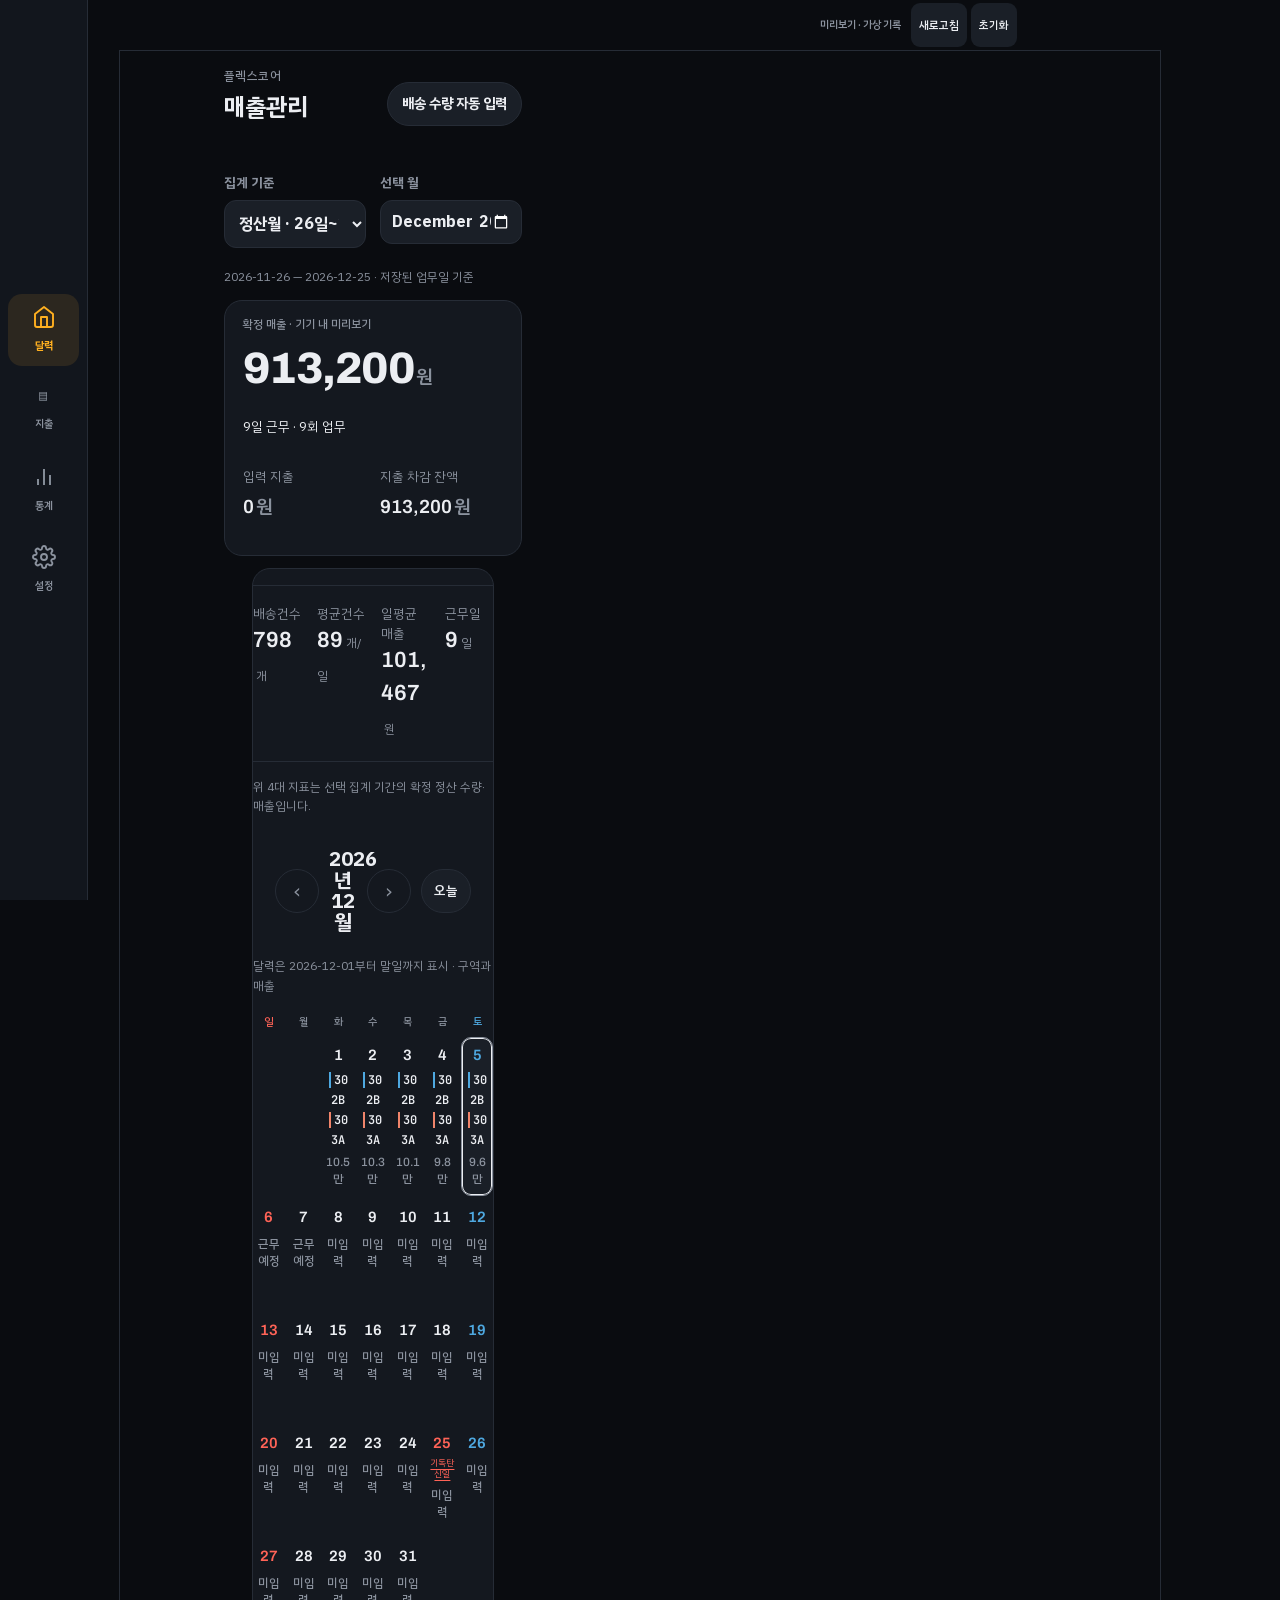
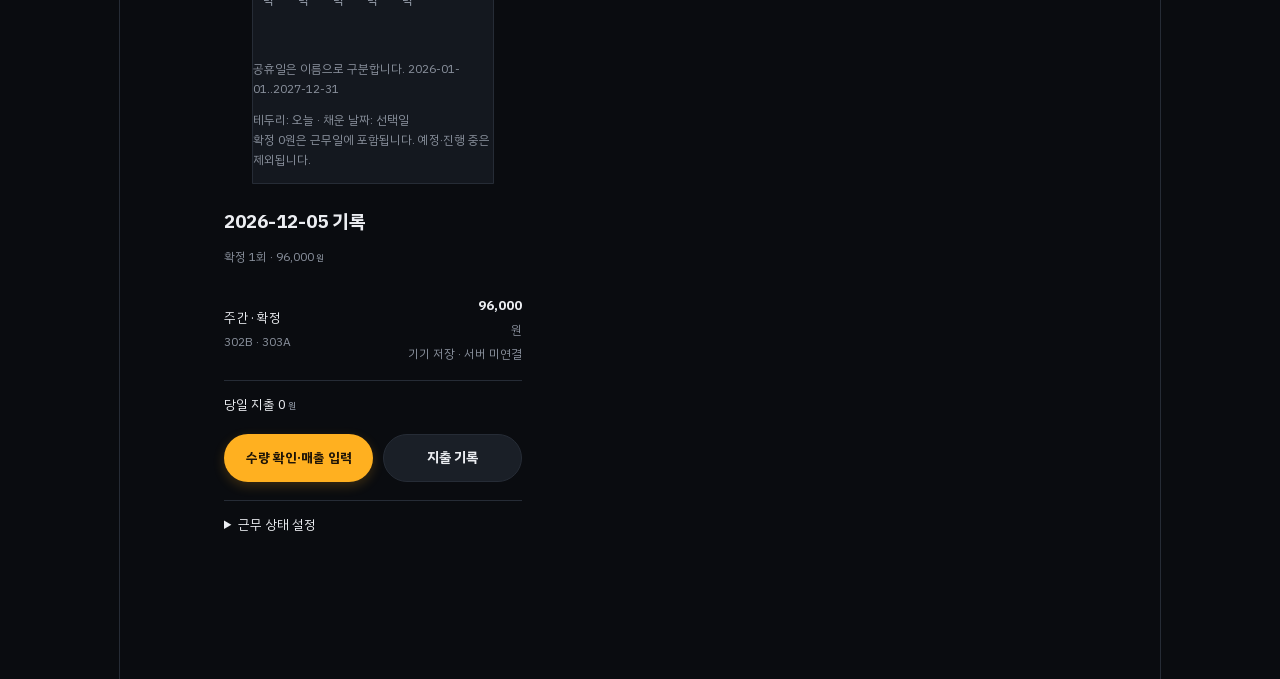
<file: index.html>
﻿<!doctype html>
<html lang="ko">
  <head>
    <meta charset="utf-8" />
    <meta http-equiv="Content-Security-Policy" content="default-src 'self'; connect-src 'none'; script-src 'self'; style-src 'self' 'unsafe-inline'; font-src 'self'; img-src 'self' data: blob:; worker-src 'none'; object-src 'none'; base-uri 'self'; form-action 'none'" />
    <script src="./preview-theme.js"></script>
    <meta name="viewport" content="width=device-width, initial-scale=1, viewport-fit=cover" />
    <meta name="theme-color" content="#EEEFF1" />
    <meta name="apple-mobile-web-app-capable" content="yes" />
    <meta name="apple-mobile-web-app-status-bar-style" content="black-translucent" />
    <title>미리보기 · 플렉스코어 매출관리</title>
    <link rel="manifest" href="./manifest.webmanifest" />
    <link rel="icon" href="./favicon-32.png?v=3" type="image/png" />
    <link rel="apple-touch-icon" href="./apple-touch-icon.png?v=3" />
    
    <style id="initialThemeStyles">
      :root { background: #EEEFF1; color-scheme: light; }
      @media (prefers-color-scheme: dark) {
        :root:not([data-theme="light"]) { background: #0A0C10; color-scheme: dark; }
      }
      :root[data-theme="dark"] { background: #0A0C10; color-scheme: dark; }
    </style>
    <link rel="stylesheet" href="./styles.css" />
  </head>
  <body>
    
    <aside class="preview-chrome" aria-label="미리보기 도구"><span id="previewStatus">미리보기 · 가상 기록</span><button id="previewReload" type="button">새로고침</button><button id="previewReset" type="button">초기화</button></aside>
    <div class="app" id="app" data-view="home" data-driver-type="backup">
      <section class="view view-home">
        <header class="home-header">
          <div class="home-top">
            <div>
              <h1 id="profileName">매출관리</h1>
              <p id="periodRange" class="muted">정산기간 -</p>
            </div>
            <button class="icon-btn" id="openSettings" aria-label="설정"><svg width="18" height="18" viewBox="0 0 24 24" stroke="currentColor" fill="none" stroke-width="1.8" aria-hidden="true"><circle cx="12" cy="12" r="3"/><path d="M19.4 15a1.65 1.65 0 00.33 1.82l.06.06a2 2 0 010 2.83 2 2 0 01-2.83 0l-.06-.06a1.65 1.65 0 00-1.82-.33 1.65 1.65 0 00-1 1.51V21a2 2 0 01-4 0v-.09A1.65 1.65 0 009 19.4a1.65 1.65 0 00-1.82.33l-.06.06a2 2 0 01-2.83-2.83l.06-.06A1.65 1.65 0 004.68 15a1.65 1.65 0 00-1.51-1H3a2 2 0 010-4h.09A1.65 1.65 0 004.6 9a1.65 1.65 0 00-.33-1.82l-.06-.06a2 2 0 012.83-2.83l.06.06A1.65 1.65 0 009 4.68a1.65 1.65 0 001-1.51V3a2 2 0 014 0v.09a1.65 1.65 0 001 1.51 1.65 1.65 0 001.82-.33l.06-.06a2 2 0 012.83 2.83l-.06.06A1.65 1.65 0 0019.4 9a1.65 1.65 0 001.51 1H21a2 2 0 010 4h-.09a1.65 1.65 0 00-1.51 1z"/></svg></button>
          </div>
          <div class="summary-card revenue-hero">
            <div class="summary-row">
              <span>정산 예상액</span>
              <span class="summary-period-badge">입력된 기록 기준</span>
              <strong id="periodRevenue">0<small class="metric-unit">원</small></strong>
            </div>
            <p class="meter-label" id="meterLabel">목표 대비 진행률</p>
            <div class="meter-wrap">
              <div class="summary-meter"><span id="meterFill"></span></div>
              <span class="meter-pct" id="meterPct">0%</span>
            </div>

          </div>
        </header>

        <div id="todayRoutes" class="today-routes" aria-label="오늘 근무 구역"></div>

        <main class="calendar-panel">
          <div class="calendar-toolbar">
            <button class="round-btn" id="prevMonth" aria-label="이전 달"><svg width="16" height="16" viewBox="0 0 24 24" stroke="currentColor" fill="none" stroke-width="2.5" aria-hidden="true"><polyline points="15 18 9 12 15 6"/></svg></button>
            <div class="calendar-month-heading"><strong id="monthTitle" aria-live="polite">-</strong><small id="monthWorkDays" hidden></small></div>
            <button class="round-btn" id="nextMonth" aria-label="다음 달"><svg width="16" height="16" viewBox="0 0 24 24" stroke="currentColor" fill="none" stroke-width="2.5" aria-hidden="true"><polyline points="9 18 15 12 9 6"/></svg></button>
            <button class="today-btn" id="todayButton">오늘</button>
          </div>
          <div class="mode-toggle" role="group" aria-label="달력 표시 기준">
            <button class="mode-btn active" data-mode="amount" type="button" aria-pressed="true">매출</button>
            <button class="mode-btn" data-mode="count" type="button" aria-pressed="false">건수</button>
          </div>
          <div class="week-head">
            <span class="sun">일</span><span>월</span><span>화</span><span>수</span><span>목</span><span>금</span><span class="sat">토</span>
          </div>
          <div id="monthCalendar" class="calendar-grid"></div>
          <div id="monthRecordList" class="month-record-list" aria-label="월 근무 기록" hidden></div>
        </main>

        <section id="selectedDateBreakdown" class="selected-date-breakdown hidden" aria-labelledby="selectedDateBreakdownTitle">
          <div class="selected-breakdown-head">
            <div>
              <span>선택 날짜 상세</span>
              <strong id="selectedDateBreakdownTitle">구역별 매출</strong>
            </div>
            <button id="openSalesOverride" class="secondary-btn" type="button">기록 수정</button>
          </div>
          <div id="selectedDateBreakdownRows" class="selected-breakdown-rows"></div>
          <p id="selectedDateBreakdownNote" class="selected-breakdown-note"></p>
        </section>

        <footer class="day-dock">
          <div>
            <span id="homeSelectedDate">날짜를 선택하세요</span>
            <strong id="homeSelectedTotal">0원</strong>
          </div>
          <button class="ghost-pill" id="homeOffToggle" type="button" role="checkbox" aria-checked="false">휴무</button>
          <button class="primary-pill" id="openRecord">기록하기</button>
        </footer>
      </section>

      <section class="view view-inspection">
        <header class="sub-header inspection-header">
          <button class="round-btn" id="backFromInspection" aria-label="달력으로"><svg width="16" height="16" viewBox="0 0 24 24" stroke="currentColor" fill="none" stroke-width="2.5" aria-hidden="true"><polyline points="15 18 9 12 15 6"/></svg></button>
          <div class="sub-title"><strong>일상점검</strong><span>운행 전 차량 상태 확인</span></div>
          <div class="inspection-header-actions">
            <button class="secondary-btn inspection-history-button" id="printInspectionMonth" type="button">월간 출력</button>
            <button class="secondary-btn inspection-history-button inspection-save-pdf-button" id="saveInspectionMonthPdf" type="button">PDF 저장</button>
          </div>
        </header>
        <main class="inspection-body">
          <label class="inspection-date-field">
            <span>점검일</span>
            <input id="inspectionDate" type="date" />
          </label>
          <aside class="inspection-legal-notice" role="note">
            <strong>운행 전 작성 의무</strong>
            <span>미이행 시 50만원의 과태료가 부과될 수 있습니다.</span>
          </aside>
          <div class="inspection-sign-info">
            <span id="inspectionDriverName">-</span>
            <span id="inspectionVehicleNumber">차량번호 미설정</span>
          </div>
          <div id="inspectionLegacyBadge" class="inspection-legacy-badge hidden">점검 완료 · 수정 가능</div>
          <div id="inspectionChecklist" class="inspection-checklist"></div>
          <section id="inspectionDefectFields" class="inspection-defect-fields hidden">
            <label>이상 내용<textarea id="inspectionDefectNotes" placeholder="이상 상태를 적어주세요"></textarea></label>
            <label>조치 내용<textarea id="inspectionActionNotes" placeholder="정비·조치 내용을 적어주세요"></textarea></label>
          </section>
          <div class="inspection-quick-actions">
            <button id="inspectionAllGood" class="inspection-good-button" type="button">전체 양호</button>
            <button id="inspectionReset" class="secondary-btn" type="button">전체 초기화</button>
          </div>
          <section class="inspection-signature-confirm">
            <div>
              <strong>점검자 서명</strong>
              <span id="inspectionSignatureStatus">설정에서 서명을 등록해 주세요.</span>
            </div>
            <img id="inspectionSignaturePreview" class="hidden" alt="등록된 점검자 서명" />
            <button id="openSignatureSettings" class="secondary-btn" type="button">서명 등록</button>
          </section>
          <label class="inspection-confirm-row"><input id="inspectionConfirmed" type="checkbox" /><span>본인이 직접 점검했으며 위 내용이 맞습니다.</span></label>
          <button id="saveInspection" class="full-btn inspection-save-button" type="button">일상점검 저장</button>
          <button id="markNoOperation" class="inspection-no-operation" type="button">오늘 미운행으로 기록</button>
        </main>
      </section>

      <section class="view view-record">
        <header class="sub-header">
          <button class="round-btn" id="backToCalendar" aria-label="달력으로"><svg width="16" height="16" viewBox="0 0 24 24" stroke="currentColor" fill="none" stroke-width="2.5" aria-hidden="true"><polyline points="15 18 9 12 15 6"/></svg></button>
          <button class="round-btn" id="prevDay" aria-label="이전 날짜"><svg width="16" height="16" viewBox="0 0 24 24" stroke="currentColor" fill="none" stroke-width="2.5" aria-hidden="true"><polyline points="15 18 9 12 15 6"/></svg></button>
          <div class="sub-title">
            <strong id="selectedDateTitle">-</strong>
          </div>
          <button class="round-btn" id="nextDay" aria-label="다음 날짜"><svg width="16" height="16" viewBox="0 0 24 24" stroke="currentColor" fill="none" stroke-width="2.5" aria-hidden="true"><polyline points="9 18 15 12 9 6"/></svg></button>
          <label class="off-toggle"><input id="offToggle" type="checkbox" /><span>휴무</span></label>
        </header>

        <main class="record-body">
          <div class="entry-actions">
            <button id="addRoute" class="secondary-btn"><svg width="16" height="16" viewBox="0 0 24 24" stroke="currentColor" fill="none" stroke-width="2.5" stroke-linecap="round" aria-hidden="true"><line x1="12" y1="5" x2="12" y2="19"/><line x1="5" y1="12" x2="19" y2="12"/></svg><span>구역 추가</span></button>
          </div>
          <div class="entry-card">
            <div class="entry-head"><span>구역</span><span>건수</span><span>단가</span><span>매출</span><span></span></div>
            <div id="entryRows"></div>
          </div>

          <div class="calc-row" id="freshSingleRow">
            <span>프레시백</span>
            <input id="freshCount" type="number" min="0" inputmode="numeric" placeholder="건수" />
            <span class="multiply">×</span>
            <input id="freshUnit" type="number" min="0" inputmode="numeric" value="100" />
            <output id="freshRevenue">0원</output>
          </div>
          <div class="calc-row hidden" id="freshDualRow">
            <span>단독</span>
            <input id="freshSoloCount" type="number" min="0" inputmode="numeric" placeholder="0" />
            <span class="multiply">연계</span>
            <input id="freshLinkedCount" type="number" min="0" inputmode="numeric" placeholder="0" />
            <output id="freshDualRevenue">0원</output>
          </div>

          <div class="calc-row backup-only" id="backupRow">
            <span>백업단가</span>
            <output id="backupCount">0건</output>
            <span class="multiply">×</span>
            <input id="backupUnit" type="number" min="0" inputmode="numeric" value="30" />
            <output id="backupRevenue">0원</output>
          </div>

          <div class="total-card"><span>합계</span><strong id="selectedDayTotal">0원</strong></div>
          <button class="full-btn" id="saveRecord">저장</button>
        </main>
      </section>

      <section class="view view-measurement">
        <header class="sub-header">
          <div class="sub-title left">
            <span>완료 가구·상품수</span>
            <strong>배송 페이스 측정</strong>
          </div>
        </header>
        <main class="settings-body measurement-bridge-body">
          <section class="settings-section measurement-workday-card">
            <label class="settings-field">
              <span>근무표 날짜</span>
              <input id="measurementWorkDate" type="date" />
            </label>
            <div class="measurement-route-summary">
              <span id="measurementScheduleMeta">PWA 근무표 자동 입력</span>
              <strong id="measurementRouteText">구역 확인 중</strong>
              <small id="measurementRouteHint">야간은 정오 전 당일, 정오 이후 다음 날이 기본이며 날짜는 자유롭게 바꿀 수 있습니다.</small>
            </div>
          </section>
          <section class="settings-section">
            <h2>네이티브 측정 화면 체험</h2>
            <p class="hint">미리보기 APK에서 실제 앱과 같은 측정 화면을 체험합니다. 체험 도구로 가상 배송을 추가하고, 업무 종료에서 수량을 수정하면 가상 매출 기록에 반영됩니다. 실제 화면 수집이나 서버 저장은 하지 않습니다.</p>
            <button id="openPaceApp" class="full-btn" type="button">측정 화면 체험</button>
            <p class="hint">업무 종료로 반영된 구역·건수·단가는 해당 날짜의 기록 화면에서 다시 수정할 수 있습니다.</p>
          </section>
        </main>
      </section>

      <section class="view view-stats">
        <header class="sub-header stats-sub">
          <div class="sub-title left">
            <strong id="statsReportTitle">정산 리포트</strong>
            <span id="statsMonthTitle">이번 정산</span>
            <em id="statsRange">-</em>
          </div>
          <button class="round-btn" id="statsPrevMonth" type="button" aria-label="이전 정산월" hidden><svg width="16" height="16" viewBox="0 0 24 24" stroke="currentColor" fill="none" stroke-width="2.5" aria-hidden="true"><polyline points="15 18 9 12 15 6"/></svg></button>
          <button class="round-btn" id="statsNextMonth" type="button" aria-label="다음 정산월" hidden><svg width="16" height="16" viewBox="0 0 24 24" stroke="currentColor" fill="none" stroke-width="2.5" aria-hidden="true"><polyline points="9 18 15 12 9 6"/></svg></button>
        </header>
        <main class="settings-body stats-report-body">
          <div id="statsInsight" class="instrument-insight" aria-live="polite"></div>


          <section class="stats-range-control" aria-labelledby="statsRangeLabel">
            <div class="stats-range-heading">
              <h2 id="statsRangeLabel">조회 기간</h2>
              <button class="stats-custom-toggle" id="statsRangeCustomToggle" data-range="custom" type="button" aria-pressed="false" aria-expanded="false" aria-controls="statsRangeCustom">직접입력</button>
            </div>
            <div class="stats-range-tabs" id="statsRangeTabs" role="group" aria-label="빠른 조회 기간">
              <button data-range="thisMonth" class="active" type="button" aria-pressed="true">이번 정산</button>
              <button data-range="lastMonth" type="button" aria-pressed="false">지난 정산</button>
              <button data-range="last3" type="button" aria-pressed="false">3개월</button>
              <button data-range="last12" type="button" aria-pressed="false">1년</button>
            </div>
            <div class="stats-range-custom" id="statsRangeCustom" role="group" aria-label="직접 조회 기간" hidden>
              <label>
                <span>시작일</span>
                <input type="date" id="statsRangeFrom" />
              </label>
              <span class="stats-range-separator" aria-hidden="true">~</span>
              <label>
                <span>종료일</span>
                <input type="date" id="statsRangeTo" />
              </label>
              <button id="statsRangeApply" type="button">적용</button>
            </div>
          </section>

              <div class="stats-chart-toggle" id="statsChartToggle" role="group" aria-label="구역별·요일별·추이 공통 지표">
                <button type="button" data-metric="revenue" class="active" aria-pressed="true">매출</button>
                <button type="button" data-metric="count" aria-pressed="false">개수</button>
              </div>
          <section class="stats-report-section" aria-labelledby="statsRoutesTitle">
            <div class="stats-report-section-head">
              <div>
                <span>배송 구역</span>
                <h2 id="statsRoutesTitle">구역별 랭킹</h2>
              </div>
            </div>
            <div id="routeStats" class="route-stats instrument-ranks"></div>
          </section>
          <section class="stats-report-section" aria-label="요일별 합계">
            <div id="statsWeekdays" class="instrument-weekdays"></div>
          </section>
          <section class="stats-report-section" aria-labelledby="statsKpiTitle">
            <h2 id="statsKpiTitle">선택 기간 핵심 수치</h2>
            <div class="stats-kpi-grid">
              <div><span>배송 상품 수</span><strong id="periodCount">0건</strong></div>
              <div><span>근무일당 배송</span><strong id="averageCountHome">0건</strong></div>
              <div><span>근무일당 매출</span><strong id="dailyAverage">0원</strong></div>
              <div><span>근무일</span><strong id="workDaysHome">0일</strong></div>
            </div>
          </section>
          <details class="stats-detail-section" id="statsMoreDetails">
            <summary>매출 구성과 상세 추이 보기</summary>
          <section class="stats-summary-card stats-report-hero" aria-labelledby="statsHeroLabel">
            <div class="stats-hero-heading">
              <span class="ssc-label" id="statsHeroLabel">선택 기간 누적</span>
              <strong class="ssc-range" id="statsSummaryRange">-</strong>
            </div>
            <strong class="stats-report-total" id="statsSummaryTotal">0원</strong>
            <div class="stats-compare" id="statsComparison" aria-live="polite">
              <span id="statsCompareLabel">지난 정산 동일 근무일수 대비</span>
              <strong id="statsCompareValue">비교할 이전 기록 부족</strong>
              <small id="statsCompareMeta">이번 정산과 같은 근무일수로 비교합니다.</small>
            </div>
            <dl class="stats-hero-support">
              <div>
                <dt>일평균 매출</dt>
                <dd id="statsAverage">0원</dd>
              </div>
              <div>
                <dt>근무일수</dt>
                <dd id="statsWorkDays">0일</dd>
              </div>
            </dl>
            <div class="ssc-meter" id="statsGoalMeter">
              <div class="ssc-meter-bar"><span id="statsMeterFill"></span></div>
              <div class="ssc-meter-foot">
                <span id="statsMeterPct">0%</span>
                <span id="statsMeterLabel">목표 미설정</span>
              </div>
            </div>
          </section>
          <section class="stats-chart-card stats-report-section" aria-labelledby="statsTrendTitle">
            <div class="stats-report-section-head">
              <div>
                <span>흐름</span>
                <h2 id="statsTrendTitle">매출 추이</h2>
              </div>

            </div>
            <canvas id="statsChart" height="200" role="img" tabindex="0" aria-describedby="statsChartSummary"></canvas>
            <p class="stats-chart-hint" id="statsChartSummary">그래프를 터치하거나 좌우 방향키로 상세 데이터를 확인하세요 · 점선은 평균</p>
            <div class="stats-chart-tooltip" id="statsChartTooltip" role="status" aria-live="polite" hidden></div>
            <div class="stats-empty-state" id="statsChartEmpty" hidden>
              <strong>기록된 매출이 없습니다</strong>
              <p>달력에서 업무 기록을 추가하면 추이를 확인할 수 있습니다.</p>
              <button id="statsEmptyCalendarButton" class="secondary-btn" type="button">달력에서 기록 보기</button>
            </div>
          </section>

          <section class="stats-report-section" aria-labelledby="statsRevenueTitle">
            <div class="stats-report-section-head">
              <div>
                <span>수입 내역</span>
                <h2 id="statsRevenueTitle">매출 구성</h2>
              </div>
              <strong class="stats-section-total" id="statsRevenueTotal">0원</strong>
            </div>
            <div id="revenueList" class="revenue-list"></div>
          </section>



          <section class="stats-report-section" aria-labelledby="statsDailyTitle">
            <div class="stats-report-section-head">
              <div>
                <span>근무 기록</span>
                <h2 id="statsDailyTitle">날짜별 기록</h2>
              </div>
            </div>
            <div id="dailyList" class="daily-list"></div>
          </section>

          </details>
          <div class="stats-legacy-fields" hidden aria-hidden="true">
            <span id="statsOffDays">0일</span>
            <span id="statsCount">0건</span>
            <span id="statsAvgCount">0건</span>
            <span id="statsFresh">0건</span>
            <span id="statsBestDay">-</span>
            <span id="statsWorstDay">-</span>
            <div id="yearlyStats"></div>
            <div id="totalStats"></div>
          </div>
        </main>
      </section>

      <section class="view view-settings">
        <header class="sub-header">
          <button class="round-btn" id="backFromSettings" type="button" aria-label="달력으로"><svg width="16" height="16" viewBox="0 0 24 24" stroke="currentColor" fill="none" stroke-width="2.5" aria-hidden="true"><polyline points="15 18 9 12 15 6"/></svg></button>
          <div class="sub-title left"><strong>설정</strong><span id="syncStatus">미연결</span></div>
          <button class="secondary-btn" id="logoutBtn">로그아웃</button>
        </header>
        <main class="settings-body">
          <section class="settings-section" aria-labelledby="monthViewTitle">
            <h2 id="monthViewTitle">월 기록 보기</h2>
            <div class="month-view-options" role="radiogroup" aria-labelledby="monthViewTitle">
              <label class="month-view-option">
                <input type="radio" name="monthView" value="calendar" checked />
                <span><strong>달력형</strong><span class="setting-desc">날짜와 휴무 흐름을 한눈에</span><small class="setting-tradeoff">금액은 만원 단위로 간략히 표시</small></span>
                <span class="month-preview-calendar" aria-hidden="true"><i></i><i></i><i></i><i></i><i></i><i></i><i></i><i></i><i></i></span>
              </label>
              <label class="month-view-option">
                <input type="radio" name="monthView" value="list" />
                <span><strong>기록 리스트형</strong><span class="setting-desc">구역과 정확한 금액을 날짜별로</span><small class="setting-tradeoff">한 달을 보려면 스크롤이 필요</small></span>
                <span class="month-preview-list" aria-hidden="true"><i></i><i></i><i></i></span>
              </label>
            </div>
            <p class="hint">보기 설정은 이 기기의 미리보기에 저장됩니다.</p>
            <fieldset id="calendarMetricSettings" class="calendar-metric-settings">
              <legend>달력형 표시 단위</legend>
              <div class="calendar-route-toggle">
                <label class="mode-option"><input type="radio" name="calendarMetric" value="amount" checked /><span>매출</span></label>
                <label class="mode-option"><input type="radio" name="calendarMetric" value="count" /><span>건수</span></label>
              </div>
            </fieldset>
          </section>

        <section class="inspection-entry-card" id="inspectionEntryCard">
          <div class="inspection-entry-copy">
            <span id="inspectionEntryEyebrow">일상점검</span>
            <strong id="inspectionEntryTitle">운행 전 차량 상태를 확인해주세요</strong>
            <small id="inspectionEntryStatus">아직 점검하지 않았습니다</small>
            <small class="inspection-duty-label">운행 전 작성 의무</small>
          </div>
          <button id="openInspection" class="inspection-entry-button" type="button">점검하기</button>
        </section>

          <section class="settings-section profile-settings-section">
            <h2>내 정보</h2>
            <div class="settings-field">
              <label>이름</label>
              <input id="profileDisplayName" type="text" placeholder="이름" />
            </div>
            <div class="settings-field">
              <label>상호</label>
              <input id="profileBusinessName" type="text" placeholder="일상점검표에 표시할 상호" />
            </div>
            <div class="settings-field">
              <label>차량번호</label>
              <input id="profileVehicleNumber" type="text" placeholder="예: 부산80바1234" />
            </div>
            <div class="settings-field">
              <label>근무 시간대</label>
              <div class="freshbag-toggle">
                <label class="mode-option">
                  <input type="radio" name="workShift" value="day" checked />
                  <span>주간<small>당일 근무표</small></span>
                </label>
                <label class="mode-option">
                  <input type="radio" name="workShift" value="night" />
                  <span>야간<small>다음 날 근무표</small></span>
                </label>
              </div>
            </div>
            <div class="settings-field fixed-only">
              <label>고정 라우트</label>
              <div id="fixedRoutesText" class="readonly-value">-</div>
              <input id="fixedRoutesInput" type="hidden" />
            </div>
            <button id="saveProfile" class="full-btn">내 정보 저장</button>
          </section>

          <section class="settings-section signature-settings-section" id="signatureSettingsSection">
            <h2 id="profileSignatureTitle">일상점검 서명</h2>
            <p class="hint" id="profileSignatureHelp">손가락으로 서명하면 매일 점검 기록과 월간 출력물에 날짜별로 표시됩니다. 손글씨 입력이 어려우면 아래 전자서명 확인을 사용할 수 있습니다.</p>
            <canvas id="profileSignatureCanvas" width="600" height="180" role="img" aria-labelledby="profileSignatureTitle" aria-describedby="profileSignatureHelp"></canvas>
            <label class="inspection-confirm-row"><input id="profileSignatureAlternative" name="profileSignatureAlternative" type="checkbox" /><span>키보드 또는 화면읽기 사용으로 손글씨 서명이 어렵습니다. 내 이름으로 전자서명하는 데 동의합니다.</span></label>
            <div class="signature-actions">
              <button id="clearProfileSignature" class="secondary-btn" type="button">다시 쓰기</button>
              <button id="saveProfileSignature" class="full-btn" type="button">서명 저장</button>
            </div>
          </section>

          <section class="settings-section">
            <h2>스케줄 가져오기</h2>
            <div class="upload-row">
              <label class="upload-btn"><input id="scheduleImage" type="file" accept="image/*" />이미지 선택</label>
              <button id="runScheduleOcr" class="secondary-btn">OCR 실행</button>
            </div>
            <p id="ocrStatus" class="hint">근무표 이미지를 선택 후 OCR 실행을 누르세요.</p>
            <div id="schedulePreview" class="image-preview"></div>
            <div id="scheduleDraftSection" class="hidden">
              <div id="scheduleDraftCards" class="draft-list"></div>
              <button id="parseSchedule" class="full-btn">스케줄 반영</button>
            </div>
            <details>
              <summary>텍스트 직접 입력</summary>
              <p class="hint text-example">
                예시<br />
                이름, 4/27, 4/28, 4/29<br />
                김관현, 302C 304C, 휴무, 310C 310D
              </p>
              <textarea id="scheduleCsvInput" placeholder="예시처럼 날짜별 스케줄을 붙여넣기"></textarea>
              <button id="parseScheduleCsv" class="secondary-btn wide">텍스트로 반영</button>
            </details>
          </section>

          <section class="settings-section settings-section--slim">
            <div class="settings-field">
              <label>달력 라우트 표시</label>
              <div class="calendar-route-toggle">
                <label class="mode-option">
                  <input type="radio" name="calendarRoutes" value="show" />
                  <span>표시<small>라우트 보이기</small></span>
                </label>
                <label class="mode-option">
                  <input type="radio" name="calendarRoutes" value="hide" />
                  <span>숨김<small>매출만 보기</small></span>
                </label>
              </div>
            </div>
          </section>

          <section class="settings-section settings-section--slim">
            <div class="settings-field">
              <label>프레시백 입력 방식</label>
              <div class="freshbag-toggle">
                <label class="mode-option">
                  <input type="radio" name="freshbagMode" value="single" checked />
                  <span>단일<small>기본 100원</small></span>
                </label>
                <label class="mode-option">
                  <input type="radio" name="freshbagMode" value="dual" />
                  <span>단독·연계<small>단독 200 / 연계 100</small></span>
                </label>
              </div>
            </div>
          </section>

          <section class="settings-section">
            <h2>화면</h2>
            <div class="theme-toggle">
              <button type="button" data-theme-set="system" aria-pressed="false"><span>기기 설정</span></button>
              <button type="button" data-theme-set="light" class="active" aria-pressed="true">
                <svg width="18" height="18" viewBox="0 0 24 24" stroke="currentColor" fill="none" stroke-width="1.8" stroke-linecap="round" aria-hidden="true"><circle cx="12" cy="12" r="4"/><line x1="12" y1="2" x2="12" y2="4"/><line x1="12" y1="20" x2="12" y2="22"/><line x1="4.93" y1="4.93" x2="6.34" y2="6.34"/><line x1="17.66" y1="17.66" x2="19.07" y2="19.07"/><line x1="2" y1="12" x2="4" y2="12"/><line x1="20" y1="12" x2="22" y2="12"/><line x1="4.93" y1="19.07" x2="6.34" y2="17.66"/><line x1="17.66" y1="6.34" x2="19.07" y2="4.93"/></svg>
                <span>라이트</span>
              </button>
              <button type="button" data-theme-set="dark" aria-pressed="false">
                <svg width="18" height="18" viewBox="0 0 24 24" stroke="currentColor" fill="none" stroke-width="1.8" stroke-linecap="round" stroke-linejoin="round" aria-hidden="true"><path d="M21 12.79A9 9 0 1111.21 3 7 7 0 0021 12.79z"/></svg>
                <span>다크</span>
              </button>
            </div>
          </section>

          <section class="settings-section">
            <h2>목표 설정</h2>
            <div class="goal-row">
              <span class="goal-label">월 목표</span>
              <input id="goalAmountInput" class="goal-input" type="text" inputmode="numeric" placeholder="6,000,000" autocomplete="off" />
              <span class="goal-unit">원</span>
              <button id="saveAppSettings" class="goal-save-btn">저장</button>
            </div>
          </section>

          <section class="settings-section">
            <h2>단가 관리</h2>
            <div class="rate-editor">
              <input id="rateRoute" type="text" placeholder="구역 (예: 322A)" autocapitalize="characters" />
              <input id="rateUnit" type="number" min="0" inputmode="numeric" placeholder="단가" />
              <button id="saveRate">저장</button>
            </div>
            <div id="rateUpdateOffer" class="rate-update-offer hidden">
              <div>
                <strong>새 단가 업데이트</strong>
                <p id="rateUpdateHint" class="hint"></p>
              </div>
              <button id="applyRateUpdate" class="secondary-btn" type="button">업데이트</button>
            </div>
            <div id="rateList" class="rate-list"></div>
          </section>

          <section class="settings-section"><h2>가상 데이터</h2><button class="settings-row" id="refreshApp" type="button"><span>미리보기 새로고침</span><em>가상 기록 유지</em></button><button class="settings-row danger" id="resetData" type="button">미리보기 데이터 초기화</button></section>
          <p class="app-version">플렉스코어 매출관리 v1.0.51</p>
        </main>
      </section>

      <section class="view view-admin admin-only hidden">
        <header class="sub-header stats-sub">
          <div class="sub-title left">
            <span>관리자</span>
            <strong id="adminMonthTitle">-</strong>
            <em id="adminRange">-</em>
          </div>
          <button class="round-btn" id="adminPrevMonth" type="button" aria-label="이전 정산월"><svg width="16" height="16" viewBox="0 0 24 24" stroke="currentColor" fill="none" stroke-width="2.5" aria-hidden="true"><polyline points="15 18 9 12 15 6"/></svg></button>
          <button class="round-btn" id="adminNextMonth" type="button" aria-label="다음 정산월"><svg width="16" height="16" viewBox="0 0 24 24" stroke="currentColor" fill="none" stroke-width="2.5" aria-hidden="true"><polyline points="9 18 15 12 9 6"/></svg></button>
        </header>
        <main class="settings-body">
          <div class="stats-tabs admin-tabs" role="tablist" aria-label="관리 상세">
            <button class="stats-tab active" id="adminTabSummary" data-admin-tab="summary" type="button" role="tab" aria-controls="adminPanelSummary" aria-selected="true">요약</button>
            <button class="stats-tab" id="adminTabRoutes" data-admin-tab="routes" type="button" role="tab" aria-controls="adminPanelRoutes" aria-selected="false">라우트</button>
            <button class="stats-tab" id="adminTabUsers" data-admin-tab="users" type="button" role="tab" aria-controls="adminPanelUsers" aria-selected="false">사용자</button>
            <button class="stats-tab" id="adminTabSettlement" data-admin-tab="settlement" type="button" role="tab" aria-controls="adminPanelSettlement" aria-selected="false">정산표</button>
            <button class="stats-tab" id="adminTabBundles" data-admin-tab="bundles" type="button" role="tab" aria-controls="adminPanelBundles" aria-selected="false">OCR보정</button>
          </div>

          <section class="admin-panel active" id="adminPanelSummary" data-admin-panel="summary" role="tabpanel" aria-labelledby="adminTabSummary">
            <section id="adminUsageSummary" class="admin-usage-summary" aria-label="최근 30일 통계 화면 사용 요약">
              <div class="daily-card"><span>사용 현황을 불러오는 중입니다.</span></div>
            </section>
            <div id="adminRevenueList" class="admin-revenue-list"></div>
          </section>

          <section class="admin-panel" id="adminPanelRoutes" data-admin-panel="routes" role="tabpanel" aria-labelledby="adminTabRoutes" hidden>
            <div id="adminRouteList" class="admin-route-list"></div>
          </section>

          <section class="admin-panel" id="adminPanelUsers" data-admin-panel="users" role="tabpanel" aria-labelledby="adminTabUsers" hidden>
            <div id="adminProfiles" class="admin-list"></div>
          </section>

          <section class="admin-panel" id="adminPanelBundles" data-admin-panel="bundles" role="tabpanel" aria-labelledby="adminTabBundles" hidden>
            <section class="settings-section">
              <h2>OCR 보정 묶음</h2>
              <div class="settings-field">
                <label>묶음 이름</label>
                <input id="adminBundleLabel" type="text" placeholder="예: 319ABCD" />
              </div>
              <div class="settings-field">
                <label>구역 코드</label>
                <input id="adminBundleRoutes" type="text" placeholder="예: 319A, 319B, 319C, 319D" />
              </div>
              <button id="saveAdminBundle" class="full-btn">보정 항목 추가</button>
              <details>
                <summary>초안 한 번에 입력</summary>
                <textarea id="adminBundleBulk" placeholder="319ABCD = 319A, 319B, 319C, 319D&#10;405AC410B = 405A, 405C, 410B"></textarea>
                <button id="importAdminBundles" class="secondary-btn wide">초안 저장</button>
              </details>
            </section>
            <div id="adminBundleList" class="admin-list"></div>
          </section>

          <section class="admin-panel" id="adminPanelSettlement" data-admin-panel="settlement" role="tabpanel" aria-labelledby="adminTabSettlement" hidden>
            <section class="settings-section">
              <h2>정산표 이미지 → 단가 계산</h2>
              <div class="upload-row">
                <label class="upload-btn"><input id="settlementImage" type="file" accept="image/*" />이미지 선택</label>
                <button id="runSettlementOcr" class="secondary-btn">OCR 실행</button>
              </div>
              <p id="settlementStatus" class="hint">정산표 이미지를 올리면 Route별 배송건수와 금액을 읽어 단가 후보를 계산합니다.</p>
              <div id="settlementPreview" class="image-preview"></div>
              <details>
                <summary>텍스트 직접 입력</summary>
                <p class="hint text-example">
                  예시<br />
                  302C 250 243750<br />
                  304C 42 38850
                </p>
                <textarea id="csvInput" placeholder="예시처럼 Route, 배송건수, 금액을 한 줄씩 입력"></textarea>
                <button id="parseCsv" class="full-btn">단가 자동 계산</button>
              </details>
            </section>
          </section>
        </main>
      </section>

      <nav class="bottom-nav" aria-label="주요 화면">
        <button class="nav-tab active" data-view="home" type="button" aria-current="page">
          <svg viewBox="0 0 24 24" stroke="currentColor" fill="none" stroke-width="1.8" stroke-linecap="round" stroke-linejoin="round" aria-hidden="true"><path d="M3 9l9-7 9 7v11a2 2 0 01-2 2H5a2 2 0 01-2-2z"/><path d="M9 22V12h6v10"/></svg>
          <span>달력</span>
        </button>
        <button class="nav-tab" data-view="measurement" type="button">
          <svg viewBox="0 0 24 24" stroke="currentColor" fill="none" stroke-width="1.8" stroke-linecap="round" stroke-linejoin="round" aria-hidden="true"><path d="M4 19V9"/><path d="M9 19V5"/><path d="M14 19v-7"/><path d="M19 19V3"/></svg>
          <span>측정</span>
        </button>
        <button class="nav-tab" data-view="stats" type="button">
          <svg viewBox="0 0 24 24" stroke="currentColor" fill="none" stroke-width="2" aria-hidden="true"><line x1="18" y1="20" x2="18" y2="10"/><line x1="12" y1="20" x2="12" y2="4"/><line x1="6" y1="20" x2="6" y2="14"/></svg>
          <span>통계</span>
        </button>
        <button class="nav-tab admin-only hidden" data-view="admin" type="button">
          <svg viewBox="0 0 24 24" stroke="currentColor" fill="none" stroke-width="1.8" stroke-linejoin="round" aria-hidden="true"><path d="M12 2l8 4v6c0 5-3.5 9-8 10-4.5-1-8-5-8-10V6l8-4z"/></svg>
          <span>관리</span>
        </button>
        <button class="nav-tab" data-view="settings" type="button">
          <svg viewBox="0 0 24 24" stroke="currentColor" fill="none" stroke-width="1.8" aria-hidden="true"><circle cx="12" cy="12" r="3"/><path d="M19.4 15a1.65 1.65 0 00.33 1.82l.06.06a2 2 0 010 2.83 2 2 0 01-2.83 0l-.06-.06a1.65 1.65 0 00-1.82-.33 1.65 1.65 0 00-1 1.51V21a2 2 0 01-4 0v-.09A1.65 1.65 0 009 19.4a1.65 1.65 0 00-1.82.33l-.06.06a2 2 0 01-2.83-2.83l.06-.06A1.65 1.65 0 004.68 15a1.65 1.65 0 00-1.51-1H3a2 2 0 010-4h.09A1.65 1.65 0 004.6 9a1.65 1.65 0 00-.33-1.82l-.06-.06a2 2 0 012.83-2.83l.06.06A1.65 1.65 0 009 4.68a1.65 1.65 0 001-1.51V3a2 2 0 014 0v.09a1.65 1.65 0 001 1.51 1.65 1.65 0 001.82-.33l.06-.06a2 2 0 012.83 2.83l-.06.06A1.65 1.65 0 0019.4 9a1.65 1.65 0 001.51 1H21a2 2 0 010 4h-.09a1.65 1.65 0 00-1.51 1z"/></svg>
          <span>설정</span>
        </button>
      </nav>

      <div class="overlay" id="updateNoticeOverlay" aria-hidden="true" inert>
        <div id="updateNoticeDialog" class="modal-card update-notice-card" role="dialog" aria-modal="true" aria-labelledby="updateNoticeTitle" aria-describedby="updateNoticeIntro" tabindex="-1">
          <span class="update-notice-badge">새 버전</span>
          <h2 id="updateNoticeTitle">앱이 업데이트됐습니다</h2>
          <p id="updateNoticeIntro" class="hint">이번에 달라진 내용을 확인해 주세요.</p>
          <ul id="updateNoticeItems" class="update-notice-items"></ul>
          <button id="acknowledgeUpdateNotice" class="full-btn wide" type="button">확인하고 시작</button>
        </div>
      </div>

      <div class="overlay" id="salesOverrideOverlay" aria-hidden="true" inert>
        <div id="salesOverrideDialog" class="modal-card sales-override-card" role="dialog" aria-modal="true" aria-labelledby="salesOverrideTitle" aria-describedby="salesOverrideIntro salesOverrideStatus" tabindex="-1">
          <h2 id="salesOverrideTitle">매출 수정</h2>
          <p id="salesOverrideIntro" class="hint">자동기록 원본은 그대로 보존됩니다. 이 날짜의 매출에 사용할 A/B 구역·상품수·단가 전체를 확인한 뒤 저장하세요. 완료 가구 원시값은 매출·타수 계산과 검증에 쓰지 않습니다.</p>
          <div id="salesOverrideRows" class="sales-override-rows"></div>
          <button id="salesOverrideAddRoute" class="secondary-btn wide" type="button">A/B 구역 추가</button>
          <label for="salesOverrideReason" class="sales-override-reason"><span>수정 사유 <small>(선택)</small></span><textarea id="salesOverrideReason" maxlength="1000" placeholder="예: 미분류 2개를 318B에 반영"></textarea></label>
          <p id="salesOverrideStatus" class="sales-override-status" role="status" aria-live="polite" aria-atomic="true"></p>
          <div class="two-buttons">
            <button id="salesOverrideSave" class="full-btn" type="button">수정본 저장</button>
            <button id="salesOverrideClose" class="secondary-btn" type="button">닫기</button>
          </div>
        </div>
      </div>

      <div id="toast" class="toast" role="status" aria-live="polite"></div>
    </div>

    <template id="entryTemplate">
      <div class="entry-row">
        <input class="route" type="text" autocapitalize="characters" autocomplete="off" placeholder="예: 302C" aria-label="구역" />
        <input class="count" type="number" min="0" inputmode="numeric" placeholder="0" aria-label="건수" />
        <input class="unit" type="number" min="0" inputmode="numeric" placeholder="0" aria-label="단가" />
        <output>0원</output>
        <button type="button" class="del-btn" aria-label="삭제">×</button>
        <label class="household-field"><span>가구수</span><input class="households" type="number" min="0" inputmode="numeric" placeholder="자동 입력" aria-label="가구수" /></label>
      </div>
    </template>

    
    
    
    
    
      <script type="module" src="./src/main.js"></script>
  </body>
</html>
</file>
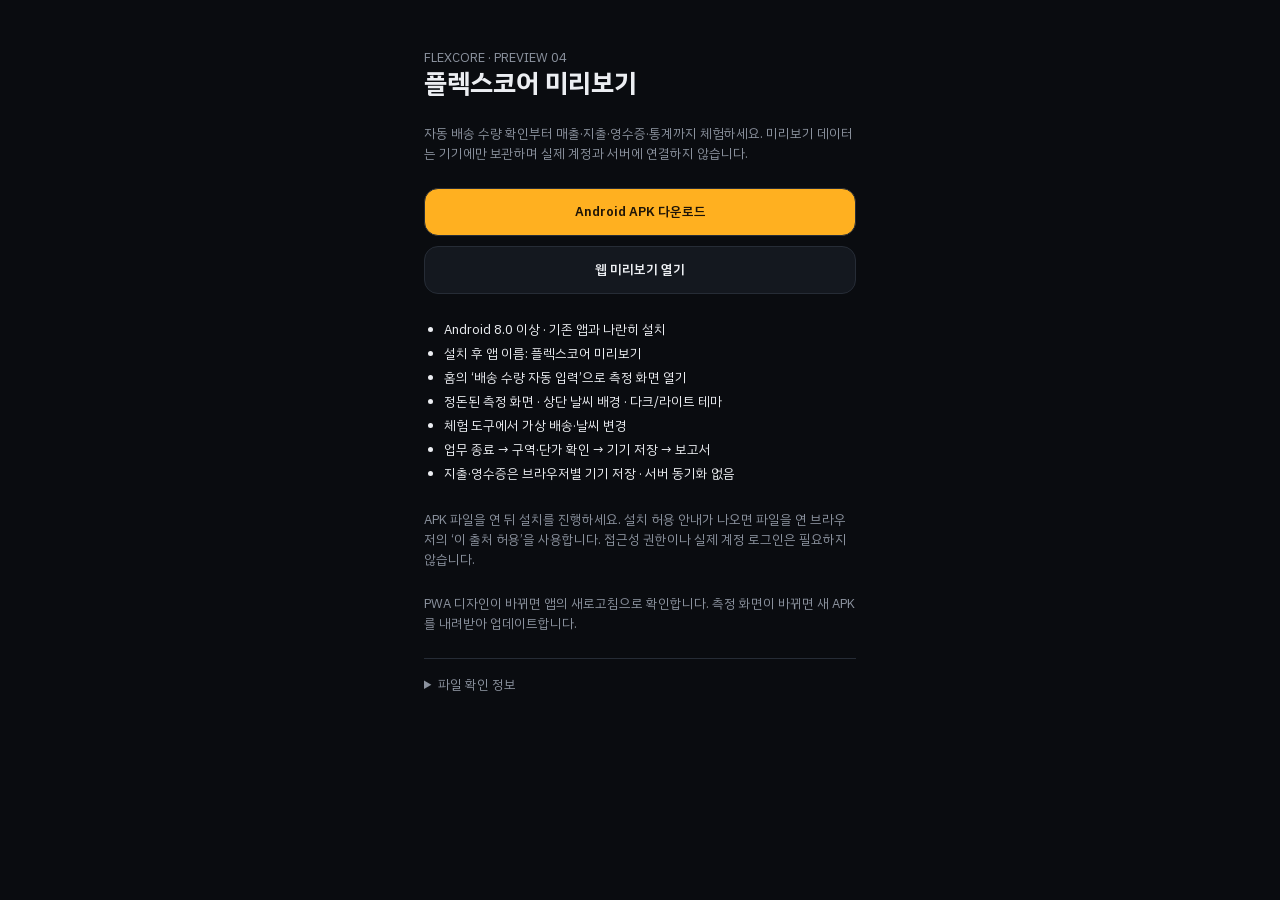
<file: download.html>
<!doctype html>
<html lang="ko" data-theme="dark">
<head>
  <meta charset="utf-8">
  <meta name="viewport" content="width=device-width, initial-scale=1">
  <meta name="robots" content="noindex,nofollow">
  <title>플렉스코어 미리보기 설치</title>
  <link rel="icon" href="./favicon-32.png">
  <link rel="stylesheet" href="./styles.css">
  <style>
    body { display: block; }
    .download-page { max-width: 480px; margin: auto; padding: 48px 24px; display: grid; gap: 24px; }
    .download-page h1 { font-size: 26px; line-height: 32px; }
    .download-page p { margin: 0; font-size: 13px; line-height: 20px; color: var(--s-muted); }
    .download-links { display: grid; gap: 10px; }
    .download-links a { min-height: 48px; display: flex; align-items: center; justify-content: center; padding: 12px 16px; border-radius: var(--r-button); text-decoration: none; font-weight: 600; background: var(--s-surface); border: 1px solid var(--s-line); color: var(--s-text); }
    .download-links a:first-child { background: var(--s-accent); color: var(--s-accent-ink); }
    .download-page ul { margin: 0; padding-left: 20px; line-height: 24px; }
    .download-page details { border-top: 1px solid var(--s-line); padding-top: 16px; color: var(--s-muted); }
    .download-page code { font-family: var(--f-code); font-size: 10.5px; overflow-wrap: anywhere; }
  </style>
</head>
<body>
<main class="download-page">
  <div><p>FLEXCORE · PREVIEW 04</p><h1>플렉스코어 미리보기</h1></div>
  <p>자동 배송 수량 확인부터 매출·지출·영수증·통계까지 체험하세요. 미리보기 데이터는 기기에만 보관하며 실제 계정과 서버에 연결하지 않습니다.</p>
  <div class="download-links">
    <a href="https://github.com/jamaica8612/quickflex-preview/releases/download/preview-v4/QuickFlex-Preview.apk">Android APK 다운로드</a>
    <a href="./">웹 미리보기 열기</a>
  </div>
  <ul>
    <li>Android 8.0 이상 · 기존 앱과 나란히 설치</li>
    <li>설치 후 앱 이름: 플렉스코어 미리보기</li>
    <li>홈의 ‘배송 수량 자동 입력’으로 측정 화면 열기</li>
    <li>정돈된 측정 화면 · 상단 날씨 배경 · 다크/라이트 테마</li>
    <li>체험 도구에서 가상 배송·날씨 변경</li>
    <li>업무 종료 → 구역·단가 확인 → 기기 저장 → 보고서</li>
    <li>지출·영수증은 브라우저별 기기 저장 · 서버 동기화 없음</li>
  </ul>
  <p>APK 파일을 연 뒤 설치를 진행하세요. 설치 허용 안내가 나오면 파일을 연 브라우저의 ‘이 출처 허용’을 사용합니다. 접근성 권한이나 실제 계정 로그인은 필요하지 않습니다.</p>
  <p>PWA 디자인이 바뀌면 앱의 새로고침으로 확인합니다. 측정 화면이 바뀌면 새 APK를 내려받아 업데이트합니다.</p>
  <details><summary>파일 확인 정보</summary><p>Beta 1.00-preview.4 · SHA-256</p><code>afb7c5c606ea2c0189e05347121b8d05389f472510ea9a047a9647324bd64e71</code></details>
</main>
</body>
</html>
</file>
<file: styles.css>
@font-face { font-family: "Archivo"; src: url("./assets/fonts/archivo_variable.ttf") format("truetype"); font-weight: 400 800; font-display: swap; }
@font-face { font-family: "IBM Plex Sans KR"; src: url("./assets/fonts/ibm_plex_sans_kr_regular.ttf") format("truetype"); font-weight: 300 400; font-display: swap; }
@font-face { font-family: "IBM Plex Sans KR"; src: url("./assets/fonts/ibm_plex_sans_kr_medium.ttf") format("truetype"); font-weight: 500; font-display: swap; }
@font-face { font-family: "IBM Plex Sans KR"; src: url("./assets/fonts/ibm_plex_sans_kr_semibold.ttf") format("truetype"); font-weight: 600; font-display: swap; }
@font-face { font-family: "IBM Plex Sans KR"; src: url("./assets/fonts/ibm_plex_sans_kr_bold.ttf") format("truetype"); font-weight: 700; font-display: swap; }
@font-face { font-family: "JetBrains Mono"; src: url("./assets/fonts/jetbrains_mono_variable.ttf") format("truetype"); font-weight: 400 700; font-display: swap; }

:root {
  --s-ground: #EEEFF1;
  --s-surface: #FFFFFF;
  --s-surface-variant: #F5F6F8;
  --s-line: #DFE1E6;
  --s-text: #101216;
  --s-muted: #636A76;
  --s-accent: #A75F00;
  --s-accent-ink: #FFFFFF;
  --s-state-normal: #1D5F94;
  --s-state-warn: #8E5100;
  --s-state-bad: #BB2F26;
  --s-track: #E5E7EB;
  --s-r1: #A75F00;
  --s-r2: #1D5F94;
  --s-r3: #5A47B8;
  --s-r4: #B2452C;
  --s-paper: #FFFFFF;
  --s-paper-ink: #101216;

  --f-num: "Archivo", "IBM Plex Sans KR", system-ui, sans-serif;
  --f-kr: "IBM Plex Sans KR", system-ui, sans-serif;
  /* JetBrains has no Hangul: keep mixed date/code labels in the Korean app family. */
  --f-code: "JetBrains Mono", "IBM Plex Sans KR", ui-monospace, monospace;
  --font-ui: var(--f-kr);
  --font-numeric: var(--f-num);
  --font-amount: var(--f-num);

  --r-card: 18px;
  --r-button: 14px;
  --r-stepper: 12px;
  --r-option: 14px;
  --r-pill: 999px;
  --pad-card: 14px 16px;
  --gap-card: 10px;
  --pad-screen: 16px;
  --ease-gauge: cubic-bezier(.34, 1.2, .4, 1);
  --ease-bar: cubic-bezier(.22, 1, .36, 1);

  /* Compatibility aliases keep the existing controls on the shared token set. */
  --shell-bg: var(--s-ground);
  --bg: var(--s-ground);
  --panel: var(--s-surface);
  --panel2: var(--s-surface-variant);
  --panel3: var(--s-track);
  --line: var(--s-line);
  --line-strong: color-mix(in srgb, var(--s-muted) 72%, var(--s-line));
  --text: var(--s-text);
  --text-sub: var(--s-text);
  --muted: var(--s-muted);
  --soft: var(--s-muted);
  --gold: var(--s-accent);
  --gold2: var(--s-accent);
  --primary-bg: color-mix(in srgb, var(--s-accent) 10%, var(--s-surface));
  --primary-dark: var(--s-accent-ink);
  --primary-border: color-mix(in srgb, var(--s-accent) 34%, var(--s-line));
  --red: var(--s-state-bad);
  --red-bg: color-mix(in srgb, var(--s-state-bad) 10%, transparent);
  --button-secondary: var(--s-surface-variant);
  --button-secondary-text: var(--s-text);
  --button-secondary-border: var(--s-line);
  --button-danger-text: var(--s-accent-ink);
  --button-success-text: var(--s-accent-ink);
  --radius: var(--r-card);
  --nav-h: 68px;
  --safe-b: env(safe-area-inset-bottom, 0px);
  --shadow-card: 0 2px 12px color-mix(in srgb, var(--s-text) 6%, transparent);
  --shadow-cta: 0 4px 12px color-mix(in srgb, var(--s-accent) 20%, transparent);
  --shadow-total: 0 6px 20px color-mix(in srgb, var(--s-accent) 16%, transparent);
  color-scheme: light;
}

@media (prefers-color-scheme: dark) {
  :root:not([data-theme="light"]) {
    --s-ground: #0A0C10;
    --s-surface: #14181F;
    --s-surface-variant: #1A1F27;
    --s-line: #262C36;
    --s-text: #ECEEF2;
    --s-muted: #8B929E;
    --s-accent: #FFB020;
    --s-accent-ink: #1E1407;
    --s-state-normal: #4EA8E0;
    --s-state-warn: #FFB020;
    --s-state-bad: #FF6357;
    --s-track: #1C212A;
    --s-r1: #FFB020;
    --s-r2: #4EA8E0;
    --s-r3: #9D8CF5;
    --s-r4: #F0846A;
    color-scheme: dark;
  }
}

:root[data-theme="dark"] {
  --s-ground: #0A0C10;
  --s-surface: #14181F;
  --s-surface-variant: #1A1F27;
  --s-line: #262C36;
  --s-text: #ECEEF2;
  --s-muted: #8B929E;
  --s-accent: #FFB020;
  --s-accent-ink: #1E1407;
  --s-state-normal: #4EA8E0;
  --s-state-warn: #FFB020;
  --s-state-bad: #FF6357;
  --s-track: #1C212A;
  --s-r1: #FFB020;
  --s-r2: #4EA8E0;
  --s-r3: #9D8CF5;
  --s-r4: #F0846A;
  color-scheme: dark;
}

:root[data-theme="light"] { color-scheme: light; }

* { box-sizing: border-box; }
*, *::before, *::after {
  font-variant-numeric: tabular-nums;
  font-feature-settings: "tnum";
}
html {
  background: var(--shell-bg);
  -webkit-text-size-adjust: 100%;
  text-size-adjust: 100%;
}
body {
  margin: 0;
  background: var(--shell-bg);
  color: var(--text);
  font-family: var(--font-ui);
  font-size: 13px;
  line-height: 20px;
  font-feature-settings: "tnum";
  font-variant-numeric: tabular-nums;
  letter-spacing: 0;
  min-height: 100dvh;
  -webkit-tap-highlight-color: transparent;
  overscroll-behavior: none;
}
button, input, select, textarea { font: inherit; }
button { border: 0; cursor: pointer; transition: transform .12s ease, filter .16s ease; }
button:active:not(:disabled) { transform: scale(.98); }
:where(button, a, input, select, textarea, summary):focus-visible {
  outline: 2px solid var(--s-accent);
  outline-offset: 3px;
}
input, select, textarea {
  width: 100%;
  border: 1px solid var(--line-strong);
  border-radius: 12px;
  background: var(--panel2);
  color: var(--text);
  padding: 12px;
  outline: none;
  transition: border-color .15s ease, background-color .15s ease, box-shadow .15s ease;
}
input:focus, select:focus, textarea:focus { border-color: var(--gold); box-shadow: 0 0 0 3px var(--primary-bg); }
textarea { min-height: 96px; resize: vertical; }
label { display: block; margin: 8px 0 4px; color: var(--muted); font-size: 13px; font-weight: 700; }
.settings-field label, .admin-route-field label { margin: 0; }

.app {
  width: min(100%, 480px);
  min-height: 100dvh;
  margin: 0 auto;
  background: var(--panel);
  position: relative;
  box-shadow: 0 0 0 1px var(--line);
}
.view {
  display: none;
  min-height: 100dvh;
  background: var(--bg);
  padding-bottom: calc(var(--nav-h) + var(--safe-b));
}
.app[data-view="home"] .view-home,
.app[data-view="record"] .view-record,
.app[data-view="inspection"] .view-inspection,
.app[data-view="measurement"] .view-measurement,
.app[data-view="stats"] .view-stats,
.app[data-view="settings"] .view-settings,
.app[data-view="admin"] .view-admin { display: block; }
.app[data-view="record"] .bottom-nav,
.app[data-view="inspection"] .bottom-nav { display: none; }
.app[data-view="record"] .view-record,
.app[data-view="inspection"] .view-inspection { padding-bottom: 16px; }
.app[data-driver-type="fixed"] .backup-only { display: none !important; }
.app:not([data-driver-type="fixed"]) .fixed-only { display: none !important; }
.app:not([data-role="admin"]) .admin-only { display: none !important; }
.hidden { display: none !important; }
[hidden] { display: none !important; }
.view-home {
  background: var(--bg);
}

.home-header {
  padding: 48px 18px 0;
  background: transparent;
  border-bottom: 0;
}
.home-top, .summary-row, .calendar-toolbar, .day-dock, .sub-header, .entry-actions, .two-buttons, .upload-row, .ocr-adjust-row {
  display: flex;
  align-items: center;
  gap: 10px;
}
.home-top { justify-content: space-between; margin-bottom: 18px; }
h1 { margin: 0; font-size: 15px; font-weight: 700; letter-spacing: 0; line-height: 21px; }
.muted, .hint { color: var(--muted); font-size: 12px; line-height: 1.45; }
#periodRange { margin: 3px 0 0; font-size: 12px; line-height: 1.2; }
.center { text-align: center; }
.icon-btn, .round-btn {
  width: 44px;
  height: 44px;
  border-radius: 999px;
  background: var(--panel);
  color: var(--muted);
  border: 1px solid var(--line);
  display: grid;
  place-items: center;
  font-size: 20px;
  flex: 0 0 auto;
}
.icon-btn svg, .round-btn svg { display: block; }
.summary-card {
  background: var(--panel);
  border: 1px solid var(--line);
  border-bottom: 0;
  border-radius: 18px;
  padding: 18px;
  box-shadow: var(--shadow-card);
  display: grid;
}
.summary-card.compact { border-radius: var(--radius); border-bottom: 0; }
.summary-row {
  display: grid;
  grid-template-columns: 1fr auto;
  align-items: start;
  gap: 6px 10px;
  order: 1;
}
.summary-row span, .summary-card > span { color: var(--muted); font-weight: 650; font-size: 12px; }
.summary-period-badge {
  justify-self: end;
  padding: 5px 9px;
  border-radius: 999px;
  background: var(--s-surface-variant);
  color: var(--s-muted) !important;
  border: 1px solid var(--s-line);
  font-size: 10.5px !important;
  font-weight: 500 !important;
  line-height: 15px;
}
.summary-row strong, .summary-card.compact strong {
  display: inline-block;
  grid-column: 1 / -1;
  color: var(--gold);
  font-family: var(--font-amount);
  font-size: 32px;
  font-weight: 680;
  font-variant-numeric: tabular-nums;
  letter-spacing: 0;
  line-height: 1.04;
}
.meter-wrap { display: flex; align-items: center; gap: 10px; margin: 14px 0 6px; order: 2; }
.meter-wrap .summary-meter { flex: 1; margin: 0; }
.summary-meter { height: 6px; background: var(--panel3); border-radius: 999px; overflow: hidden; }
.summary-meter span { display: block; width: 0; height: 100%; background: linear-gradient(90deg, var(--gold), var(--gold2)); transition: width .4s ease; }
.meter-pct { font-family: var(--font-numeric); font-size: 12px; font-weight: 900; color: var(--gold); white-space: nowrap; min-width: 38px; text-align: right; flex-shrink: 0; }
.meter-label { font-size: 10px; color: var(--soft); text-align: center; margin: 0 0 14px; order: 3; }
.summary-grid { display: grid; grid-template-columns: repeat(4, minmax(0, 1fr)); text-align: center; order: 4; }
.summary-grid div + div { border-left: 1px solid var(--line); }
.summary-grid div { min-width: 0; padding: 11px 4px 6px; }
.summary-grid span { display: block; color: var(--soft); font-size: 10px; font-weight: 650; margin-bottom: 2px; white-space: nowrap; }
.summary-grid strong { display: block; font-family: var(--font-numeric); font-size: 14px; font-weight: 800; white-space: nowrap; }

/* Instrument 2026.09: shared settlement hero and today's routes. */
.revenue-hero {
  padding: 16px 18px 18px;
  border: 1px solid var(--s-line);
  border-radius: var(--r-card);
  background: var(--s-surface);
  box-shadow: none;
}
.revenue-hero .summary-row span,
.revenue-hero > span {
  color: var(--s-muted);
  font-size: 11.5px;
  line-height: 16px;
  font-weight: 500;
}
.revenue-hero .summary-row strong,
.revenue-hero > strong {
  max-width: 100%;
  color: var(--s-text);
  font-family: var(--f-num);
  font-size: 44px;
  line-height: 46px;
  font-weight: 800;
  font-variant-numeric: tabular-nums;
  letter-spacing: -.035em;
  overflow-wrap: anywhere;
}
.revenue-hero .summary-row strong .unit,
.revenue-hero > strong .unit,
.revenue-hero .metric-unit {
  margin-left: 2px;
  color: var(--s-muted);
  font-size: 19px;
  font-weight: 600;
}
.revenue-hero .meter-wrap { margin-top: 15px; }
.revenue-hero .summary-meter,
.revenue-hero .goalbar .track { height: 10px; background: var(--s-track); }
.revenue-hero .summary-meter span,
.revenue-hero .goalbar .track i {
  background: linear-gradient(90deg, color-mix(in srgb, var(--s-accent) 55%, transparent), var(--s-accent));
  transition: width .8s var(--ease-bar);
}
.revenue-hero .meter-label,
.revenue-hero .goalbar-foot {
  display: flex;
  justify-content: space-between;
  gap: 12px;
  margin: 0;
  color: var(--s-muted);
  font-size: 11px;
  line-height: 16px;
  text-align: left;
}
.revenue-hero .meter-pct,
.revenue-hero .goalbar-foot b {
  color: var(--s-text);
  font-family: var(--f-num);
  font-weight: 700;
}

.today-routes,
#todayRoutes {
  display: flex;
  align-items: center;
  flex-wrap: wrap;
  gap: 8px 12px;
  margin: 10px var(--pad-screen) 0;
  padding: 8px 0;
  border-bottom: 1px solid var(--s-line);
}
.today-routes > span,
#todayRoutes > span { color: var(--s-muted); font-size: 11.5px; font-weight: 500; }
.today-routes .route-chips,
#todayRoutes > div { display: flex; flex: 1; flex-wrap: wrap; justify-content: flex-end; gap: 8px 12px; min-width: 0; color: var(--s-muted); }
.today-routes .route-chip {
  min-height: 32px;
  padding: 7px 11px;
  border: 1px solid color-mix(in srgb, var(--rc, var(--s-r1)) 34%, var(--s-line));
  border-radius: var(--r-pill);
  background: color-mix(in srgb, var(--rc, var(--s-r1)) 10%, var(--s-surface));
  color: var(--rc, var(--s-r1));
  font-family: var(--f-code);
  font-size: 11.5px;
  line-height: 16px;
  font-weight: 700;
}
.today-routes .today-route,
#todayRoutes .today-route,
.today-route {
  --rc: var(--s-r1);
  display: inline-flex;
  align-items: center;
  gap: 5px;
  min-height: 24px;
  padding: 0;
  color: var(--s-text);
  font-family: var(--f-code);
  font-size: 11.5px;
  line-height: 16px;
  font-weight: 700;
}
.today-route::before {
  content: "";
  width: 16px;
  height: 5px;
  flex: 0 0 auto;
  border-radius: 2px;
  background: var(--rc);
}
.today-routes .route-chip:first-child {
  background: var(--rc, var(--s-r1));
  color: var(--s-accent-ink);
}
.today-routes .route-summary {
  display: flex;
  flex-wrap: wrap;
  justify-content: space-between;
  gap: 4px 12px;
  color: var(--s-muted);
  font-size: 11.5px;
  line-height: 16px;
}
.route-1 { --rc: var(--s-r1); }
.route-2 { --rc: var(--s-r2); }
.route-3 { --rc: var(--s-r3); }
.route-4 { --rc: var(--s-r4); }
.metric-unit {
  margin-left: 2px;
  color: var(--s-muted);
  font-family: var(--f-kr);
  font-size: .7em;
  font-weight: 500;
  letter-spacing: 0;
}

.inspection-entry-card {
  margin: 8px 14px 0;
  padding: 7px 8px 7px 12px;
  display: grid;
  grid-template-columns: minmax(0, 1fr) auto;
  align-items: center;
  gap: 8px;
  border: 1px solid var(--line);
  border-radius: 12px;
  background: var(--panel);
  box-shadow: none;
}
.inspection-entry-copy { min-width: 0; overflow: hidden; display: flex; align-items: center; gap: 7px; }
.inspection-entry-copy span,
.inspection-entry-copy strong,
.inspection-entry-copy small { display: block; }
.inspection-entry-copy span { color: var(--text); font-size: 12px; font-weight: 900; white-space: nowrap; }
.inspection-entry-copy strong,
.inspection-entry-copy #inspectionEntryStatus { display: none; }
.inspection-entry-copy .inspection-duty-label { margin: 0; color: var(--gold); font-size: 9px; font-weight: 850; white-space: nowrap; }
.inspection-entry-button {
  position: relative;
  z-index: 1;
  min-width: 64px;
  min-height: 44px;
  padding: 0 11px;
  border: 0;
  border-radius: 999px;
  background: var(--gold);
  color: var(--s-accent-ink);
  font-size: 10px;
  font-weight: 900;
}
.inspection-entry-button:disabled { opacity: .45; cursor: not-allowed; }
.inspection-entry-card.complete { border-color: color-mix(in srgb, var(--s-state-normal) 36%, var(--s-line)); }
.inspection-entry-card.complete .inspection-entry-copy span { color: var(--s-state-normal); }
.inspection-entry-card.complete .inspection-entry-button { background: color-mix(in srgb, var(--s-state-normal) 14%, transparent); color: var(--s-state-normal); border: 1px solid color-mix(in srgb, var(--s-state-normal) 34%, var(--s-line)); }

.inspection-header .sub-title { min-width: 0; flex: 1; text-align: left; }
.inspection-header-actions { display: flex; gap: 6px; }
.inspection-history-button { min-height: 44px; padding: 0 13px; font-size: 11px; white-space: nowrap; }
.inspection-save-pdf-button { border-color: var(--primary-border); background: var(--primary-bg); color: var(--gold); }
.inspection-history-button:disabled { opacity: .58; cursor: wait; }
.inspection-body { padding: 18px; }
.inspection-date-field {
  margin: 0;
  padding: 12px 14px;
  display: grid;
  grid-template-columns: auto minmax(0, 1fr);
  align-items: center;
  gap: 14px;
  border: 1px solid var(--line);
  border-radius: 14px;
  background: var(--panel);
}
.inspection-date-field span { color: var(--muted); font-size: 12px; font-weight: 800; }
.inspection-date-field input { min-height: 44px; padding: 0 10px; }
.inspection-legal-notice {
  margin-top: 10px;
  padding: 10px 12px;
  display: flex;
  align-items: center;
  justify-content: space-between;
  gap: 12px;
  border: 1px solid var(--primary-border);
  border-radius: 12px;
  background: var(--primary-bg);
  color: var(--text);
  font-size: 10px;
  line-height: 1.4;
}
.inspection-legal-notice strong { flex: 0 0 auto; color: var(--gold); font-size: 11px; }
.inspection-legal-notice span { text-align: right; }
.inspection-sign-info { display: flex; justify-content: space-between; gap: 12px; margin: 10px 2px 16px; color: var(--muted); font-size: 11px; }
.inspection-legacy-badge { margin: -4px 0 14px; padding: 8px 12px; border-radius: 10px; color: var(--gold); background: var(--primary-bg); border: 1px solid var(--primary-border); font-size: 11px; font-weight: 800; text-align: center; }
.inspection-group { margin-top: 14px; overflow: hidden; border: 1px solid var(--line); border-radius: 14px; background: var(--panel); }
.inspection-group:first-child { margin-top: 0; }
.inspection-group-title { margin: 0; padding: 11px 13px; color: var(--gold); background: var(--primary-bg); font-size: 13px; font-weight: 900; }
.inspection-row { display: grid; grid-template-columns: minmax(0, 1fr) 44px 44px; align-items: center; gap: 8px; min-height: 66px; padding: 10px 10px 10px 13px; border-top: 1px solid var(--line); }
.inspection-row:first-of-type { border-top: 0; }
.inspection-row p { margin: 0; color: var(--text); font-size: 12px; line-height: 1.45; word-break: keep-all; }
.inspection-choice { width: 44px; height: 44px; border-radius: 999px; border: 1px solid var(--line); background: var(--panel2); color: var(--muted); font-size: 17px; font-weight: 850; }
.inspection-choice.active[data-result="good"] { border-color: var(--s-state-normal); background: color-mix(in srgb, var(--s-state-normal) 17%, transparent); color: var(--s-state-normal); }
.inspection-choice.active[data-result="bad"] { border-color: var(--s-state-bad); background: color-mix(in srgb, var(--s-state-bad) 15%, transparent); color: var(--s-state-bad); }
.inspection-defect-fields { margin-top: 14px; padding: 12px; border: 1px solid color-mix(in srgb, var(--s-state-bad) 32%, var(--s-line)); border-radius: 14px; background: color-mix(in srgb, var(--s-state-bad) 6%, transparent); }
.inspection-defect-fields label { margin: 0 0 10px; }
.inspection-defect-fields label:last-child { margin-bottom: 0; }
.inspection-defect-fields textarea { margin-top: 5px; min-height: 72px; }
.inspection-quick-actions { margin-top: 14px; display: grid; grid-template-columns: 1fr 1fr; gap: 8px; }
.inspection-good-button { min-height: 44px; border: 0; border-radius: var(--r-pill); background: var(--s-state-normal); color: var(--s-accent-ink); font-weight: 850; }
.inspection-signature-confirm {
  margin-top: 14px;
  padding: 12px;
  display: grid;
  grid-template-columns: minmax(0, 1fr) auto;
  align-items: center;
  gap: 10px;
  border: 1px solid var(--line);
  border-radius: 14px;
  background: var(--panel);
}
.inspection-signature-confirm > div { display: grid; gap: 3px; }
.inspection-signature-confirm strong { font-size: 12px; color: var(--text); }
.inspection-signature-confirm span { font-size: 10px; color: var(--muted); }
.inspection-signature-confirm img { width: 96px; height: 36px; object-fit: contain; background: var(--s-paper); border-radius: 8px; }
.inspection-signature-confirm button { grid-column: 1 / -1; min-height: 44px; }
.inspection-confirm-row { margin: 14px 2px 0; display: flex; align-items: flex-start; gap: 9px; color: var(--muted); font-size: 11px; line-height: 1.45; }
.inspection-confirm-row input { width: 18px; height: 18px; flex: 0 0 auto; accent-color: var(--gold); }
.inspection-save-button { margin-top: 14px; background: var(--gold); color: var(--s-accent-ink); }
.inspection-no-operation { width: 100%; margin-top: 9px; padding: 8px; border: 0; background: transparent; color: var(--muted); font-size: 11px; text-decoration: underline; }
.inspection-print-sheet {
  display: none;
  color: var(--s-paper-ink);
  background: var(--s-paper);
  font-family: var(--f-kr);
}
.inspection-print-sheet h1 { margin: 0 0 8px; text-align: center; font-size: 18px; }
.inspection-print-meta { display: grid; grid-template-columns: repeat(4, 1fr); border: 1px solid var(--s-paper-ink); border-bottom: 0; font-size: 9px; }
.inspection-print-meta span { padding: 5px 7px; border-right: 1px solid var(--s-paper-ink); }
.inspection-print-meta span:last-child { border-right: 0; }
.inspection-print-table { width: 100%; border-collapse: collapse; table-layout: fixed; font-size: 7px; }
.inspection-print-table th,
.inspection-print-table td { border: 1px solid var(--s-paper-ink); padding: 3px 2px; text-align: center; vertical-align: middle; }
.inspection-print-table th:first-child { width: 22px; }
.inspection-print-table th:nth-child(2) { width: 260px; text-align: left; }
.inspection-print-table td:nth-child(2) { text-align: left; }
.inspection-print-signature { padding: 1px !important; }
.inspection-print-signature img { display: block; width: 100%; height: 15px; object-fit: contain; }
.inspection-print-legend { margin: 5px 0 0; font-size: 8px; }
.inspection-print-sheet.pdf-capture {
  display: block;
  position: fixed;
  top: 0;
  left: -12000px;
  width: 1120px;
  padding: 20px;
  box-sizing: border-box;
}

.calendar-panel {
  background: transparent;
  border: 0;
  border-radius: 0;
  margin: 10px var(--pad-screen) 0;
  overflow: visible;
  position: static;
  isolation: auto;
  background-clip: border-box;
  box-shadow: none;
}
.calendar-toolbar {
  padding: 18px 14px 10px;
  display: grid;
  grid-template-columns: 44px minmax(0, 1fr) 44px auto;
  background: transparent;
}
.calendar-toolbar strong { display: block; font-size: 15px; line-height: 21px; font-weight: 700; letter-spacing: 0; text-align: center; }
.meter-label { font-size: 10px; color: var(--soft); text-align: center; margin: 0 0 14px; order: 3; }
.today-btn, .ghost-pill, .primary-pill, .secondary-btn, .full-btn {
  border-radius: 999px;
  font-weight: 760;
  min-height: 44px;
}
.today-btn {
  min-height: 44px;
  padding: 0 12px;
  background: var(--s-surface-variant);
  color: var(--s-text);
  border: 1px solid var(--s-line);
  font-size: 13px;
  line-height: 18px;
  font-weight: 600;
}
.round-btn,
.ghost-pill,
.secondary-btn,
.upload-row .upload-btn,
.settings-row {
  background: var(--button-secondary);
  border-color: var(--button-secondary-border);
  color: var(--button-secondary-text);
}
.calendar-toolbar .round-btn {
  background: var(--s-surface);
  border-color: var(--s-line);
  color: var(--s-muted);
}
.mode-btn:not(.active),
.stats-tab:not(.active),
.stats-range-tabs > button:not(.active),
.theme-toggle button:not(.active) {
  background: transparent;
  border-color: var(--line);
  color: var(--muted);
}
.mode-toggle {
  display: grid;
  grid-template-columns: 1fr 1fr;
  gap: 8px;
  padding: 0 14px 12px;
  background: transparent;
}
.mode-btn {
  height: 44px;
  border-radius: 999px;
  background: transparent;
  border: 1px solid var(--line);
  color: var(--muted);
  font-size: 13px;
  font-weight: 700;
}
.mode-btn.active { background: var(--gold); color: var(--primary-dark); border-color: var(--gold); }
.mode-btn.active,
.primary-pill,
.full-btn,
.stats-tab.active,
.stats-range-tabs > button.active,
.theme-toggle button.active,
.stats-range-custom > button {
  background: var(--gold);
  border-color: var(--gold);
  color: var(--s-accent-ink);
}
.week-head, .calendar-grid { display: grid; grid-template-columns: repeat(7, minmax(0, 1fr)); gap: 4px; }
.week-head {
  background: transparent;
  padding-bottom: 4px;
  overflow: visible;
}
.week-head span {
  text-align: center;
  padding: 7px 0;
  line-height: 1;
  color: var(--muted);
  font-family: var(--f-code);
  font-weight: 500;
  font-size: 10.5px;
}
.sun { color: var(--red) !important; }
.sat { color: var(--s-muted) !important; }
.calendar-month-heading { flex: 1; min-width: 0; text-align: center; }
.calendar-month-heading small { display: block; margin-top: 3px; color: var(--s-muted); font: 10.5px/15px var(--f-code); }
.calendar-grid {
  grid-auto-rows: auto;
  min-height: 0;
  background: transparent;
  overflow: visible;
}
.day-cell {
  position: relative;
  aspect-ratio: 1 / 1.18;
  border: 1px solid transparent;
  border-radius: 11px;
  display: grid;
  grid-template-rows: minmax(16px, auto) minmax(15px, auto) minmax(3px, auto);
  align-content: start;
  gap: 2px;
  min-width: 0;
  padding: 5px 3px;
  text-align: center;
  overflow: visible;
  background: var(--s-surface-variant);
}
.day-cell.outside { opacity: .28; background: var(--panel2); }
.day-cell.outside .day-value,
.day-cell.outside .day-routes {
  color: var(--soft);
}
.day-cell.selected { border-color: var(--s-accent); background: color-mix(in srgb, var(--s-accent) 16%, var(--s-surface)); }
.day-cell.selected.today-cell { background: color-mix(in srgb, var(--s-accent) 16%, var(--s-surface)); }
.day-cell.selected.today-cell.off,
.day-cell.selected.off { background: color-mix(in srgb, var(--s-accent) 12%, transparent); }
.day-cell.off { border-color: var(--s-line); border-style: dashed; background: transparent; }
.day-cell.off .day-value {
  color: var(--s-muted);
  font-size: 10.5px;
  line-height: 15px;
}
.day-number {
  font-family: var(--f-code);
  display: grid;
  place-items: center;
  width: auto;
  min-height: 16px;
  margin: 0 auto;
  border-radius: 999px;
  font-size: 11.5px;
  font-weight: 500;
  color: var(--muted);
}
.inspection-day-dot {
  position: absolute;
  top: 7px;
  left: calc(50% + 8px);
  width: 4px;
  height: 4px;
  border-radius: 999px;
  background: var(--s-state-normal);
  box-shadow: 0 0 0 2px var(--panel);
  pointer-events: none;
}
.day-cell.off .inspection-day-dot { box-shadow: 0 0 0 2px var(--panel2); }
.calendar-grid .day-cell:nth-child(7n + 1) .day-number { color: var(--red); }
.calendar-grid .day-cell:nth-child(7n) .day-number { color: var(--s-muted); }
.today-cell .day-number { color: var(--s-accent); font-weight: 700; }
.day-cell.holiday .day-number { color: var(--red); }
.today-cell.holiday .day-number { color: var(--s-accent); }
.day-cell.selected .day-number {
  background: transparent;
  color: var(--gold);
}
.day-cell.selected.today-cell .day-number,
.day-cell.selected.today-cell.holiday .day-number {
  background: transparent;
  color: var(--s-accent);
}
.day-holiday {
  display: none;
  position: absolute;
  top: 5px;
  right: 4px;
  max-width: 34px;
  overflow: hidden;
  text-overflow: ellipsis;
  white-space: nowrap;
  color: var(--red);
  font-size: 8px;
  font-weight: 900;
  line-height: 1;
}
.day-value {
  font-family: var(--font-numeric);
  display: block;
  min-width: 0;
  color: var(--s-text);
  font-weight: 700;
  font-size: 12px;
  line-height: 1.5;
  letter-spacing: 0;
  overflow-wrap: anywhere;
  white-space: normal;
  overflow: visible;
  text-overflow: clip;
}
.day-routes {
  display: block;
  min-width: 0;
  color: var(--muted);
  font-size: 8px;
  font-weight: 700;
  line-height: 12px;
  overflow: hidden;
  white-space: nowrap;
  text-overflow: ellipsis;
}
.calendar-route-marks {
  display: flex;
  align-items: center;
  justify-content: center;
  gap: 2px;
  height: 3px;
  min-width: 0;
}
.calendar-route-mark {
  width: 8px;
  height: 3px;
  flex: 0 0 auto;
  border-radius: 2px;
  background: var(--rc, var(--s-r1));
}

.month-record-list {
  display: grid;
  min-width: 0;
  padding-inline: 8px;
}
.month-record-row {
  display: grid;
  grid-template-columns: 44px minmax(0, 1fr) auto;
  grid-template-areas:
    "day bars amount"
    "day summary amount";
  align-items: center;
  column-gap: 11px;
  row-gap: 4px;
  min-width: 0;
  width: 100%;
  padding: 10px 0;
  border-bottom: 1px solid var(--s-line);
  background: transparent;
  color: var(--s-text);
  text-align: left;
  appearance: none;
}
.month-record-row.selected {
  margin-inline: -8px;
  padding-inline: 8px;
  border-radius: 10px;
  background: color-mix(in srgb, var(--s-accent) 12%, transparent);
}
.month-record-row.is-off,
.month-record-row.is-empty {
  grid-template-areas: "day summary amount";
  grid-template-rows: auto;
  padding-block: 6px;
  color: var(--s-muted);
}
.month-record-row.is-off { grid-template-areas: "day . amount"; }
.month-record-row.is-empty .record-route-summary,
.month-record-row.is-planned .record-amount { color: var(--s-muted); }
.month-record-row.is-planned { border-bottom-style: dashed; }
.record-day {
  grid-area: day;
  display: grid;
  justify-items: center;
  min-width: 0;
  font-family: var(--f-num);
  font-size: 16px;
  line-height: 19px;
  font-weight: 700;
}
.record-day small {
  color: var(--s-muted);
  font-family: var(--f-code);
  font-size: 10px;
  line-height: 15px;
  font-weight: 500;
}
.month-record-row.today .record-day,
.month-record-row.today .record-day strong { color: var(--s-accent); }
.month-record-row.is-off .record-day {
  color: var(--s-muted);
  font-size: 13px;
  line-height: 18px;
}
.month-record-row.is-off .record-day,
.month-record-row.is-empty .record-day {
  grid-auto-flow: column;
  justify-content: center;
  align-items: center;
  gap: 4px;
  font-weight: 500;
}
.month-record-row.is-off .record-day strong,
.month-record-row.is-empty .record-day strong { font-weight: 500; }
.record-route-bars {
  grid-area: bars;
  display: flex;
  align-items: center;
  justify-content: flex-start;
  gap: 4px;
  min-height: 5px;
  margin-bottom: 4px;
}
.record-route-bar {
  width: 16px;
  height: 5px;
  flex: 0 0 auto;
  border-radius: 2px;
  background: var(--rc, var(--s-r1));
}
.record-route-summary {
  grid-area: summary;
  min-width: 0;
  overflow: hidden;
  color: var(--s-muted);
  font-family: var(--f-code);
  font-size: 11px;
  line-height: 15px;
  font-weight: 500;
  text-overflow: ellipsis;
  text-align: left;
  white-space: nowrap;
}
.record-amount {
  grid-area: amount;
  min-width: 0;
  color: var(--s-text);
  font-family: var(--f-num);
  font-size: 16px;
  line-height: 19px;
  font-weight: 700;
  letter-spacing: -.02em;
  text-align: right;
  white-space: nowrap;
}
.record-amount .unit,
.record-amount-unit {
  color: var(--s-muted);
  font-family: var(--f-kr);
  font-size: 10.5px;
  line-height: 15px;
  font-weight: 500;
}
.month-record-row.is-off .record-route-bars,
.month-record-row.is-off .record-route-summary,
.month-record-row.is-empty .record-route-bars { display: none; }
.month-record-row.is-off .record-amount {
  color: var(--s-muted);
  font-family: var(--f-kr);
  font-size: 12px;
  font-weight: 500;
}

.day-dock {
  position: sticky;
  bottom: calc(var(--nav-h) + var(--safe-b));
  background: var(--panel);
  border-top: 1px solid var(--line);
  padding: 12px 16px;
  z-index: 5;
  box-shadow: 0 -4px 16px color-mix(in srgb, var(--s-text) 5%, transparent);
}
.day-dock div { flex: 1; min-width: 0; }
.day-dock span { display: block; color: var(--muted); font-size: 11px; }
.day-dock strong {
  display: inline-block;
  color: var(--gold);
  font-family: var(--font-amount);
  font-size: 18px;
  font-weight: 680;
  font-variant-numeric: tabular-nums;
  letter-spacing: 0;
  line-height: 1.08;
}
.selected-date-breakdown {
  margin: 12px 14px 0;
  padding: 14px;
  border: 1px solid var(--line);
  border-radius: 16px;
  background: var(--panel);
}
.selected-breakdown-head,
.selected-breakdown-row > div:first-child {
  display: flex;
  align-items: center;
  justify-content: space-between;
  gap: 12px;
}
.selected-breakdown-head > div { min-width: 0; }
.selected-breakdown-head span,
.selected-breakdown-head strong { display: block; }
.selected-breakdown-head span { color: var(--muted); font-size: 11px; font-weight: 750; }
.selected-breakdown-head strong { margin-top: 2px; font-size: 16px; }
.selected-breakdown-head .secondary-btn { flex: 0 0 auto; min-height: 44px; }
.selected-breakdown-rows { display: grid; gap: 8px; margin-top: 12px; }
.selected-breakdown-row {
  display: grid;
  grid-template-columns: minmax(0, 1fr) auto;
  gap: 7px 12px;
  padding: 11px 12px;
  border: 1px solid var(--line);
  border-radius: 12px;
  background: var(--panel2);
}
.selected-breakdown-row > div:first-child strong { color: var(--gold); }
.selected-breakdown-row > div:first-child span { color: var(--text); font-weight: 800; }
.selected-breakdown-row > strong { align-self: center; color: var(--text); }
.selected-detail-routes,
.selected-detail-empty { grid-column: 1 / -1; }
.selected-detail-routes { display: flex; flex-wrap: wrap; gap: 5px 10px; color: var(--muted); font-size: 12px; }
.selected-detail-empty { color: var(--soft); font-size: 12px; }
.selected-breakdown-note { margin: 10px 2px 0; color: var(--muted); font-size: 11px; line-height: 1.5; }
.ghost-pill { background: transparent; border: 1px solid var(--line); color: var(--muted); padding: 0 18px; }
.ghost-pill.active { color: var(--red); border-color: var(--red); background: var(--red-bg); }
.primary-pill, .full-btn { background: var(--gold); color: var(--s-accent-ink); box-shadow: var(--shadow-cta); }
.primary-pill { min-height: 44px; padding: 0 20px; font-size: 13px; font-weight: 800; }
.day-dock .ghost-pill {
  min-height: 44px;
  padding: 0 16px;
  font-size: 12px;
  font-weight: 650;
}
.ghost-pill.active,
.off-toggle input:checked + span {
  background: var(--red);
  border-color: var(--red);
  color: var(--button-danger-text);
}
.day-dock .ghost-pill {
  min-height: 44px;
  padding: 0 16px;
  background: var(--s-surface);
  border-color: var(--s-line);
  color: var(--s-muted);
  box-shadow: none;
  font-size: 12px;
  font-weight: 600;
}
.day-dock .ghost-pill.active {
  background: var(--s-surface-variant);
  border-color: var(--s-line);
  color: var(--s-state-bad);
}

.sub-header {
  position: sticky;
  top: 0;
  z-index: 10;
  padding: 48px 16px 14px;
  background: var(--panel);
  border-bottom: 1px solid var(--line);
}
.sub-title { flex: 1; text-align: center; min-width: 0; }
.sub-title.left { text-align: left; }
.sub-title span, .sub-title em { display: block; color: var(--muted); font-size: 12px; font-style: normal; }
.sub-title strong { display: block; font-size: 17px; }
.view-record .sub-title strong {
  font-size: 20px;
  line-height: 1.2;
  letter-spacing: 0;
  overflow-wrap: anywhere;
  white-space: normal;
}
.off-toggle { position: relative; }
.off-toggle input {
  position: absolute;
  width: 1px;
  height: 1px;
  padding: 0;
  margin: -1px;
  overflow: hidden;
  clip: rect(0 0 0 0);
  clip-path: inset(50%);
  white-space: nowrap;
  border: 0;
  opacity: 0;
}
.off-toggle input:focus-visible + span {
  outline: 2px solid var(--gold);
  outline-offset: 2px;
}
.off-toggle span {
  display: grid;
  place-items: center;
  min-height: 44px;
  padding: 0 12px;
  border: 1px solid var(--line);
  border-radius: 999px;
  color: var(--muted);
  font-weight: 650;
  font-size: 13px;
}
.off-toggle input:checked + span { color: var(--red); border-color: var(--red); background: var(--red-bg); }
.off-toggle.is-locked span,
.off-toggle input:disabled + span,
#homeOffToggle:disabled {
  opacity: .5;
  cursor: not-allowed;
}

.record-body, .settings-body { padding: 16px; display: flex; flex-direction: column; gap: 12px; }
.secondary-btn {
  background: var(--panel2);
  border: 1px solid var(--line);
  color: var(--text);
  padding: 0 14px;
  font-size: 14px;
  font-weight: 650;
}
.entry-actions .secondary-btn {
  flex: 1;
  background: var(--panel);
  border: 1.5px dashed var(--line-strong);
  color: var(--gold);
  font-weight: 800;
  display: inline-flex;
  align-items: center;
  justify-content: center;
  gap: 6px;
}
.entry-actions .secondary-btn svg { display: block; }
.entry-actions .secondary-btn:disabled {
  opacity: .5;
  cursor: not-allowed;
  border-style: solid;
}
.entry-card, .calc-row, .settings-section, .total-card {
  background: var(--panel);
  border: 1px solid var(--line);
  border-radius: var(--radius);
}
.entry-card { overflow: hidden; }
.entry-head, .entry-row {
  display: grid;
  grid-template-columns: 1.1fr .9fr .9fr 1fr 32px;
  gap: 8px;
  align-items: center;
}
.entry-head { padding: 10px 12px; color: var(--muted); font-size: 11px; font-weight: 700; border-bottom: 1px solid var(--line); background: var(--panel2); }
.entry-row { padding: 8px 12px; border-bottom: 1px solid var(--line); }
.household-field {
  grid-column: 1 / -1;
  display: grid;
  grid-template-columns: auto minmax(0, 1fr);
  align-items: center;
  gap: 10px;
  color: var(--muted);
  font-size: 12px;
  font-weight: 750;
}
.entry-row .household-field input { min-height: 44px; }
.entry-row:last-child { border-bottom: 0; }
.entry-row input, .entry-row select { min-height: 44px; padding: 8px 10px; border-radius: 10px; font-size: 13px; font-weight: 600; }
.entry-row select:disabled { opacity: 1; }
.entry-row output, .calc-row output {
  min-height: 42px;
  display: grid;
  place-items: center;
  border-radius: 12px;
  background: var(--primary-bg);
  color: var(--gold);
  font-family: var(--font-numeric);
  font-variant-numeric: tabular-nums;
  font-weight: 700;
  font-size: 13px;
  letter-spacing: 0;
  white-space: nowrap;
}
.del-btn { position: relative; width: 30px; height: 30px; border-radius: 999px; background: var(--panel2); color: var(--muted); border: 1px solid var(--line); font-size: 20px; }
.del-btn::before {
  content: "";
  position: absolute;
  inset: -7px;
}
.del-btn {
  background: var(--gold);
  border-color: var(--gold);
  color: var(--s-accent-ink);
}
.calc-row {
  display: grid;
  grid-template-columns: auto 1fr auto 1fr 1fr;
  gap: 8px;
  align-items: center;
  padding: 10px 12px;
}
.calc-row > span:first-child { color: var(--text); font-weight: 850; white-space: nowrap; }
.multiply { color: var(--muted); }
.total-card { display: grid; grid-template-columns: auto minmax(0, 1fr); justify-content: space-between; align-items: center; gap: 8px 16px; padding: 16px 18px; background: var(--primary-bg); color: var(--text); box-shadow: none; border: 1px solid var(--primary-border); }
.total-card span { font-size: 14px; font-weight: 700; color: var(--gold); }
.total-card strong { min-width: 0; max-width: 100%; font-size: 26px; font-weight: 700; letter-spacing: 0; color: var(--gold); font-family: var(--font-amount); font-variant-numeric: tabular-nums; line-height: 1.05; overflow-wrap: anywhere; text-align: right; white-space: normal; }
.full-btn { width: 100%; min-height: 52px; border-radius: 14px; font-size: 16px; font-weight: 800; }
#saveRecord,
#saveProfile,
#parseSchedule,
#parseCsv,
#saveAdminBundle,
#saveDbConfig,
.goal-save-btn,
.rate-editor button {
  background: var(--gold);
  border-color: var(--gold);
  color: var(--s-accent-ink);
  box-shadow: var(--shadow-cta);
}

.settings-section { padding: 16px; display: grid; gap: 12px; }
.signature-settings-section canvas {
  width: 100%;
  height: 108px;
  display: block;
  border: 1px dashed var(--line-strong);
  border-radius: 12px;
  background: var(--s-paper);
  touch-action: none;
  cursor: crosshair;
}
.signature-actions { display: grid; grid-template-columns: 1fr 1.4fr; gap: 8px; }
.signature-actions .full-btn { min-height: 44px; }
.settings-section--slim { padding: 10px 16px; }
.settings-section--slim .settings-field label { font-size: 14px; font-weight: 700; color: var(--muted); }
.settings-section h2 { margin: 0; font-size: 14px; color: var(--muted); font-weight: 700; letter-spacing: 0; }
.settings-section details summary {
  color: var(--text);
  font-size: 14px;
  font-weight: 600;
  letter-spacing: 0;
  line-height: 1.3;
}
.settings-section details { display: grid; gap: 10px; }
.settings-section details summary::marker { color: var(--muted); font-size: .85em; }
.settings-section #ocrStatus + .image-preview + details,
.settings-section #ocrStatus + .image-preview + .hidden + details {
  margin-top: -6px;
}
.settings-section #schedulePreview:empty {
  display: none;
}
.settings-field { display: grid; gap: 8px; }
.settings-field label,
.admin-route-field span {
  color: var(--muted);
  font-size: 12px;
  font-weight: 760;
}
.settings-field .hint,
.admin-card .hint { margin: 0; }
.readonly-value {
  min-height: 46px;
  display: flex;
  align-items: center;
  padding: 0 14px;
  border: 1px solid var(--line);
  border-radius: 12px;
  background: var(--panel2);
  color: var(--text);
  font-weight: 850;
}
.profile-settings-section .full-btn { margin-top: 2px; min-height: 44px; font-size: 13px; font-weight: 700; }

/* freshbag-toggle: 프레시백 방식 선택 */
.freshbag-toggle,
.calendar-route-toggle {
  display: grid;
  grid-template-columns: 1fr 1fr;
  gap: 8px;
}
.mode-option {
  position: relative;
  cursor: pointer;
}
.mode-option input[type="radio"] {
  position: absolute;
  opacity: 0;
  width: 0; height: 0;
}
.mode-option span {
  display: flex;
  flex-direction: column;
  align-items: center;
  justify-content: center;
  gap: 3px;
  padding: 12px 8px;
  border-radius: 12px;
  border: 1.5px solid var(--line);
  background: var(--panel2);
  font-size: 13px;
  font-weight: 850;
  color: var(--text);
  text-align: center;
  transition: border-color .15s, background .15s;
  line-height: 1.2;
}
.mode-option small {
  font-size: 10px;
  font-weight: 620;
  color: var(--muted);
}
.mode-option input[type="radio"]:checked + span {
  border-color: var(--gold);
  background: var(--primary-bg);
  color: var(--gold);
}
.mode-option input[type="radio"]:checked + span small {
  color: var(--text);
}

.month-view-options { display: grid; gap: 10px; }
.month-view-option {
  position: relative;
  display: grid;
  grid-template-columns: 17px minmax(0, 1fr) 42px;
  align-items: center;
  gap: 11px;
  min-width: 0;
  margin: 0;
  padding: 12px 13px;
  border: 1px solid var(--s-line);
  border-radius: var(--r-option);
  background: var(--s-surface-variant);
  color: var(--s-text);
  cursor: pointer;
}
.month-view-option:has(input:checked),
.month-view-option.selected,
.month-view-option.is-selected {
  border-color: var(--s-accent);
  background: color-mix(in srgb, var(--s-accent) 10%, var(--s-surface));
}
.month-view-option input[type="radio"] {
  width: 17px;
  height: 17px;
  margin: 0;
  padding: 0;
  accent-color: var(--s-accent);
}
.month-view-option input[type="radio"]:focus-visible {
  outline: 2px solid var(--s-accent);
  outline-offset: 3px;
}
.month-view-option > span:not(.month-preview-calendar):not(.month-preview-list) {
  display: grid;
  gap: 2px;
  min-width: 0;
}
.month-view-option strong {
  color: var(--s-text);
  font-size: 14px;
  line-height: 20px;
  font-weight: 700;
}
.month-view-option small,
.month-view-option .setting-description,
.month-view-option .setting-desc {
  color: var(--s-muted);
  font-size: 11.5px;
  line-height: 16px;
  font-weight: 500;
  overflow-wrap: anywhere;
}
.month-view-option small + small,
.month-view-option .setting-tradeoff { color: var(--s-muted); font-size: 11px; line-height: 15px; opacity: .8; }
.month-preview-calendar,
.month-preview-list {
  width: 42px;
  height: 42px;
  border: 1px solid var(--s-line);
  border-radius: 8px;
  background-color: var(--s-surface);
  overflow: hidden;
}
.month-preview-calendar {
  display: grid;
  grid-template-columns: repeat(3, 1fr);
  gap: 2px;
  padding: 3px;
}
.month-preview-calendar i {
  border-radius: 2px;
  background: var(--s-track);
}
.month-preview-calendar i:nth-child(5) { background: var(--s-accent); }
.month-preview-list {
  display: grid;
  gap: 3px;
  align-content: center;
  padding: 4px;
}
.month-preview-list i {
  height: 7px;
  border-bottom: 1px solid var(--s-line);
  background: linear-gradient(90deg, var(--s-accent) 8px, transparent 8px);
}
.calendar-metric-settings {
  min-width: 0;
  margin: 0;
  padding: 0;
  border: 0;
}
.calendar-metric-settings legend {
  margin-bottom: 8px;
  padding: 0;
  color: var(--s-muted);
  font-size: 11.5px;
  line-height: 16px;
  font-weight: 600;
}
.month-view-setting.is-list .calendar-unit-setting,
.calendar-unit-setting:disabled,
#calendarMetricSettings:disabled,
#calendarMetricSettings[aria-disabled="true"],
fieldset#calendarMetricSettings:disabled,
.calendarMetricSettings:disabled,
.calendar-metric-settings:disabled {
  opacity: .45;
  pointer-events: none;
}

.rate-editor { display: grid; grid-template-columns: minmax(0, 1fr) minmax(0, 1fr) 74px; gap: 8px; }
.rate-editor input {
  min-width: 0;
  font-size: 12px;
  line-height: 1.2;
  font-weight: 600;
}
.rate-editor button {
  min-height: 44px;
  border-radius: 10px;
  background: var(--gold);
  color: var(--s-accent-ink);
  font-size: 12px;
  font-weight: 700;
}
.rate-list { display: grid; grid-template-columns: repeat(4, minmax(0, 1fr)); gap: 8px; }
.rate-update-offer {
  display: flex;
  align-items: center;
  justify-content: space-between;
  gap: 12px;
  padding: 12px;
  border: 1px solid color-mix(in srgb, var(--s-state-warn) 35%, var(--s-line));
  border-radius: 12px;
  background: color-mix(in srgb, var(--s-state-warn) 8%, transparent);
}
.rate-update-offer .hint { margin: 4px 0 0; }
.rate-update-offer button { flex: 0 0 auto; }
.rate-list > .daily-card { grid-column: 1 / -1; }
.rate-chip {
  position: relative;
  border-radius: 12px;
  background: var(--panel2);
  border: 1px solid var(--line);
  min-height: 54px;
  padding: 9px 22px 8px 10px;
  display: grid;
  align-content: center;
  justify-items: start;
  gap: 4px;
  text-align: left;
  color: var(--text);
  cursor: default;
  min-width: 0;
  overflow: hidden;
}
.rate-chip-select {
  width: 100%;
  min-width: 0;
  min-height: 44px;
  display: grid;
  align-content: center;
  gap: 4px;
  padding: 0;
  border-radius: 8px;
  background: transparent;
  color: inherit;
  text-align: left;
  cursor: pointer;
}
.rate-chip-select:focus-visible {
  outline: 2px solid var(--gold);
  outline-offset: 2px;
}
.rate-chip strong {
  display: block;
  font-size: 12px;
  line-height: 1.2;
  letter-spacing: 0;
  font-weight: 750;
  white-space: nowrap;
  overflow: hidden;
  text-overflow: ellipsis;
}
.rate-chip span {
  display: block;
  color: var(--muted);
  font-family: var(--font-numeric);
  font-size: 10px;
  line-height: 1.2;
  letter-spacing: 0;
  font-weight: 600;
  white-space: nowrap;
  overflow: hidden;
  text-overflow: ellipsis;
}
.rate-delete {
  position: absolute;
  top: 6px;
  right: 6px;
  width: 16px;
  height: 16px;
  border-radius: 999px;
  background: transparent;
  border: 0;
  color: var(--muted);
  font-size: 14px;
  font-weight: 760;
  line-height: 1;
  display: grid;
  place-items: center;
  opacity: .78;
  z-index: 1;
}
.rate-delete::before {
  content: "";
  position: absolute;
  inset: -14px;
}
@media (max-width: 430px) {
  .inspection-entry-card { margin: 7px 12px 0; }
  .inspection-body { padding: 14px; }
  .inspection-row { grid-template-columns: minmax(0, 1fr) 44px 44px; padding-left: 11px; }
  .calendar-panel {
    border-radius: 0;
    margin: 10px var(--pad-screen) 0;
    background: transparent;
  }
  .week-head span {
    font-size: 10px;
    padding: 7px 0 8px;
  }
  .calendar-grid {
    grid-auto-rows: auto;
  }
  .rate-list {
    gap: 6px;
  }
  .rate-editor input {
    font-size: 11.5px;
  }
  .rate-chip {
    border-radius: 11px;
    min-height: 50px;
    padding: 8px 20px 7px 8px;
    gap: 3px;
  }
  .rate-chip strong {
    font-size: 11px;
    line-height: 1.15;
  }
  .rate-chip span {
    font-size: 9px;
    line-height: 1.15;
  }
  .rate-delete {
    top: 5px;
    right: 5px;
    width: 15px;
    height: 15px;
    font-size: 13px;
  }
}
.settings-row {
  width: 100%;
  min-height: 44px;
  display: flex;
  align-items: center;
  justify-content: space-between;
  border-radius: 12px;
  background: var(--panel2);
  border: 1px solid var(--line);
  color: var(--text);
  padding: 0 14px;
  font-size: 13px;
  font-weight: 700;
}
.settings-row + .settings-row { margin-top: 8px; }
.settings-row-pair {
  display: grid;
  grid-template-columns: repeat(2, minmax(0, 1fr));
  gap: 8px;
}
.settings-row-pair .settings-row {
  justify-content: center;
  text-align: center;
}
.settings-row-pair .settings-row + .settings-row { margin-top: 0; }
.settings-row em { font-style: normal; color: var(--muted); font-size: 12px; }
.danger { color: var(--s-state-bad); background: color-mix(in srgb, var(--s-state-bad) 6%, transparent); border-color: color-mix(in srgb, var(--s-state-bad) 16%, var(--s-line)); }
.subtle-danger { color: var(--s-state-bad); background: color-mix(in srgb, var(--s-state-bad) 4%, transparent); border-color: color-mix(in srgb, var(--s-state-bad) 12%, var(--s-line)); }
.wide { width: 100%; margin-top: 8px; }
.image-preview img { width: 76px; height: 46px; object-fit: cover; border-radius: 8px; border: 1px solid var(--line); }
.upload-row .upload-btn {
  position: relative;
  flex: 1 1 auto;
  min-height: 44px;
  display: inline-flex;
  align-items: center;
  justify-content: center;
  border-radius: 999px;
  background: var(--panel2);
  border: 1px solid var(--line);
  color: var(--text);
  font-weight: 850;
  padding: 0 16px;
  overflow: hidden;
  cursor: pointer;
}
.upload-row .upload-btn input[type="file"] {
  position: absolute;
  inset: 0;
  width: 100%;
  height: 100%;
  opacity: 0;
  cursor: pointer;
}
.upload-row .secondary-btn { flex: 0 0 auto; min-width: 96px; white-space: nowrap; }
.settings-section .upload-row .upload-btn,
.settings-section .upload-row .secondary-btn {
  background: var(--panel2);
  border-color: var(--line);
  color: var(--text);
  box-shadow: none;
  font-size: 13px;
  font-weight: 650;
}
.text-example {
  margin: 10px 0;
  padding: 12px;
  border: 1px solid var(--line);
  border-radius: 12px;
  background: var(--panel2);
  line-height: 1.55;
}
.draft-list { display: grid; gap: 8px; margin: 10px 0; }
.draft-card { background: var(--panel2); border: 1px solid var(--line); border-radius: 16px; padding: 10px; }
.draft-card-header { display: flex; justify-content: space-between; align-items: center; margin-bottom: 8px; }
.draft-chip { display: inline-flex; gap: 6px; align-items: center; margin: 3px; padding: 5px 9px; border-radius: 999px; background: var(--panel3); font-size: 12px; font-weight: 700; letter-spacing: 0; }
.draft-chip button, .draft-add-btn { color: var(--muted); background: transparent; font-weight: 650; }
.draft-chip button { position: relative; }
.draft-chip button::before {
  content: "";
  position: absolute;
  width: 44px;
  height: 44px;
  left: 50%;
  top: 50%;
  transform: translate(-50%, -50%);
}
.draft-add-row { display: inline-flex; align-items: center; gap: 6px; margin: 3px; }
.draft-add-input { width: 78px; min-height: 44px; padding: 5px 8px; border-radius: 999px; font-size: 12px; font-weight: 650; text-transform: uppercase; }
.draft-add-btn { min-width: 44px; min-height: 44px; padding: 5px 10px; border: 1px solid var(--line); border-radius: 999px; }
.draft-off-btn { min-width: 44px; min-height: 44px; border-radius: 999px; background: transparent; border: 1px solid var(--line); color: var(--muted); padding: 5px 12px; font-weight: 650; letter-spacing: 0; }
.draft-off-btn.active { color: var(--red); border-color: var(--red); }
.admin-list { display: grid; gap: 8px; }
.admin-card { background: var(--panel2); border: 1px solid var(--line); border-radius: 16px; padding: 12px; display: grid; gap: 10px; }
.admin-card.is-delete-request {
  border-color: color-mix(in srgb, var(--s-state-bad) 34%, var(--s-line));
  background: color-mix(in srgb, var(--s-state-bad) 7%, transparent);
}
.admin-profile-head {
  display: flex;
  justify-content: space-between;
  align-items: flex-start;
  gap: 10px;
}
.admin-profile-head > div {
  display: grid;
  gap: 3px;
  min-width: 0;
}
.admin-profile-head strong {
  color: var(--text);
  font-size: 16px;
  font-weight: 850;
}
.admin-status-pill {
  flex-shrink: 0;
  padding: 4px 9px;
  border-radius: 999px;
  background: var(--primary-bg);
  border: 1px solid var(--primary-border);
  color: var(--gold);
  font-size: 11px;
  font-weight: 850;
}
.admin-card.is-delete-request .admin-status-pill {
  background: color-mix(in srgb, var(--s-state-bad) 12%, transparent);
  border-color: color-mix(in srgb, var(--s-state-bad) 35%, var(--s-line));
  color: var(--red);
}
.admin-meta-grid {
  display: grid;
  grid-template-columns: repeat(2, minmax(0, 1fr));
  gap: 6px;
}
.admin-meta-grid span {
  min-width: 0;
  padding: 7px 8px;
  border: 1px solid var(--line);
  border-radius: 10px;
  background: var(--panel);
  color: var(--muted);
  font-size: 11px;
  font-weight: 700;
}
.admin-meta-grid b {
  display: block;
  margin-top: 2px;
  overflow: hidden;
  color: var(--text);
  font-size: 12px;
  font-weight: 850;
  text-overflow: ellipsis;
  white-space: nowrap;
}
.admin-meta-grid .admin-id-line {
  grid-column: 1 / -1;
}
.admin-card-row { display: grid; grid-template-columns: 1fr 1fr 1fr; gap: 8px; }
.admin-delete-btn {
  width: 100%;
  min-height: 44px;
  border-radius: 12px;
}
.admin-route-field { display: grid; gap: 6px; }
.inline-check { display: inline-flex; align-items: center; justify-content: center; gap: 6px; min-height: 44px; color: var(--muted); font-size: 12px; font-weight: 850; }
.admin-revenue-list,
.admin-route-list { display: grid; gap: 10px; }
.admin-usage-summary {
  display: grid;
  gap: 10px;
  margin-bottom: 14px;
  padding: 14px;
  border: 1px solid var(--line);
  border-radius: 18px;
  background: var(--panel);
  box-shadow: var(--shadow-card);
}
.admin-usage-head {
  display: flex;
  align-items: end;
  justify-content: space-between;
  gap: 12px;
}
.admin-usage-head > div { display: grid; gap: 2px; }
.admin-usage-head span,
.admin-usage-head small,
.admin-usage-metric small,
.admin-usage-unavailable span { color: var(--muted); font-size: 11px; line-height: 1.45; }
.admin-usage-head strong { color: var(--text); font-size: 16px; }
.admin-usage-head > small { max-width: 180px; text-align: right; }
.admin-usage-grid { display: grid; grid-template-columns: repeat(2, minmax(0, 1fr)); gap: 8px; }
.admin-usage-metric {
  display: grid;
  gap: 3px;
  min-width: 0;
  padding: 11px;
  border: 1px solid var(--line);
  border-radius: 13px;
  background: var(--panel2);
}
.admin-usage-metric > span { color: var(--text-sub); font-size: 11px; font-weight: 750; }
.admin-usage-metric strong { color: var(--gold); font-family: var(--font-amount); font-size: 18px; }
.admin-usage-unavailable { display: grid; gap: 4px; padding: 4px; }
.admin-usage-unavailable strong { color: var(--text); font-size: 14px; }
.admin-revenue-card {
  background: var(--panel);
  border: 1px solid var(--line);
  border-radius: 16px;
  padding: 14px;
}
.admin-route-card {
  background: var(--panel);
  border: 1px solid var(--line);
  border-radius: 16px;
  padding: 14px;
  display: grid;
  gap: 10px;
}
.admin-revenue-card button {
  width: 100%;
  background: transparent;
  color: var(--text);
  padding: 0;
  text-align: left;
}
.admin-revenue-head,
.admin-revenue-metrics,
.admin-route-head,
.admin-route-metrics,
.admin-day-row {
  display: flex;
  justify-content: space-between;
  align-items: center;
  gap: 10px;
}
.admin-route-head strong { font-size: 16px; }
.admin-route-head span { color: var(--gold); font-size: 16px; font-weight: 950; }
.admin-revenue-head strong { font-size: 16px; }
.admin-revenue-head span,
.admin-day-row span { color: var(--muted); font-size: 12px; }
.admin-revenue-head > div:first-child {
  display: inline-flex;
  align-items: baseline;
  gap: 4px;
  min-width: 0;
  flex-wrap: wrap;
}
.admin-revenue-total { color: var(--gold); font-family: var(--font-amount); font-size: 18px; font-weight: 700; line-height: 1.06; }
.admin-revenue-metrics,
.admin-route-metrics {
  margin-top: 10px;
  padding-top: 10px;
  border-top: 1px solid var(--line);
  color: var(--muted);
  font-size: 12px;
}
.admin-route-users {
  display: grid;
  gap: 5px;
  color: var(--muted);
  font-size: 12px;
}
.admin-route-details,
.rs-detail-routes { display: flex; flex-wrap: wrap; gap: 5px 10px; color: var(--muted); font-size: 12px; }
.admin-day-list {
  display: grid;
  gap: 6px;
  margin-top: 12px;
  padding-top: 10px;
  border-top: 1px solid var(--line);
}
.admin-day-row strong { font-size: 13px; }

.stats-tabs { display: grid; grid-template-columns: repeat(auto-fit, minmax(62px, 1fr)); gap: 7px; }
.stats-tab { min-height: 44px; border-radius: 999px; background: var(--panel2); border: 1px solid var(--line); color: var(--muted); font-weight: 900; }
.stats-tab.active { background: var(--gold); color: var(--s-accent-ink); border-color: var(--gold); }
.stats-panel { display: none; }
.stats-panel.active { display: block; }
.admin-panel { display: none; }
.admin-panel.active { display: block; }
/* goal-row: 목표금액 compact 설정 */
.goal-row {
  display: flex;
  flex-wrap: wrap;
  align-items: center;
  gap: 8px;
  background: var(--panel2);
  border: 1px solid var(--line);
  border-radius: 12px;
  padding: 10px 12px;
}
.goal-label {
  font-size: 13px;
  font-weight: 850;
  color: var(--muted);
  white-space: nowrap;
  flex: 0 0 auto;
  margin-right: 2px;
}
.goal-input {
  flex: 1 1 80px;
  min-width: 0;
  max-width: none;
  border: none;
  background: transparent;
  font-size: 14px;
  font-weight: 800;
  color: var(--text);
  text-align: right;
  padding: 0;
  margin-left: auto;
}
.goal-unit {
  font-size: 12px;
  font-weight: 850;
  color: var(--muted);
  flex-shrink: 0;
}
.goal-save-btn {
  flex: 0 1 auto;
  min-height: 44px;
  padding: 0 14px;
  border-radius: 10px;
  background: var(--gold);
  color: var(--s-accent-ink);
  font-size: 12px;
  font-weight: 700;
  white-space: nowrap;
  margin-left: auto;
}
.stats-list, .daily-list { display: grid; gap: 8px; }
.stats-list > div, .daily-card {
  background: var(--panel);
  border: 1px solid var(--line);
  border-radius: 16px;
  padding: 14px;
}
.stats-list > div { display: flex; justify-content: space-between; align-items: center; }
.stats-list span, .daily-card span { color: var(--muted); font-size: 14px; font-weight: 500; }
.stats-list strong { font-family: var(--font-numeric); font-size: 15px; font-weight: 700; color: var(--text); }
.daily-card button { width: 100%; text-align: left; background: transparent; color: var(--text); padding: 0; }
.stat-day-card {
  padding: 0;
  overflow: hidden;
}
.stat-day-card button {
  padding: 12px;
  display: grid;
  gap: 10px;
}
.daily-top { display: flex; justify-content: space-between; align-items: flex-start; gap: 10px; }
.daily-top > div {
  display: grid;
  gap: 3px;
  min-width: 0;
}
.daily-top strong:first-child { font-size: 15px; }
.daily-top > strong:last-child {
  color: var(--gold);
  font-family: var(--font-amount);
  font-size: 18px;
  font-weight: 700;
  white-space: nowrap;
}
.daily-top span {
  font-size: 12px;
  white-space: nowrap;
  overflow: hidden;
  text-overflow: ellipsis;
}
.daily-metrics {
  display: flex;
  flex-wrap: wrap;
  gap: 6px;
}
.daily-metrics span {
  padding: 4px 8px;
  border: 1px solid var(--line);
  border-radius: 999px;
  background: var(--panel2);
  color: var(--muted);
  font-size: 10px;
  font-weight: 800;
}
.daily-metrics span:first-child {
  background: var(--primary-bg);
  border-color: var(--primary-border);
  color: var(--gold);
}
.daily-detail { margin: 0 14px 14px; padding-top: 10px; border-top: 1px dashed var(--line); color: var(--muted); font-size: 13px; display: grid; gap: 6px; }
.daily-detail .dd-row span { font-size: 12px; }
.daily-detail .dd-row { display: flex; justify-content: space-between; align-items: center; gap: 10px; }
.daily-detail .dd-row strong { color: var(--text); font-weight: 800; }
.daily-detail .dd-row.dd-total { margin-top: 4px; padding-top: 8px; border-top: 1px solid var(--line); }
.daily-detail .dd-row.dd-total strong { color: var(--gold); font-family: var(--font-amount); font-size: 15px; font-weight: 700; line-height: 1.08; }

/* === stats summary === */
.stats-summary-card {
  background: var(--panel);
  border: 1px solid var(--line);
  border-radius: var(--radius);
  padding: 16px;
  display: grid;
  gap: 12px;
  box-shadow: var(--shadow-card);
}
.stats-summary-card .ssc-label {
  color: var(--muted);
  font-size: 12px;
  font-weight: 700;
}
.stats-summary-card .ssc-range {
  color: var(--muted);
  font-size: 12px;
  font-weight: 500;
}
.stats-summary-card .ssc-rows { display: grid; grid-template-columns: repeat(2, minmax(0, 1fr)); gap: 8px; }
.stats-summary-card .ssc-rows > div {
  background: var(--panel2);
  border: 1px solid var(--line);
  border-radius: 12px;
  padding: 10px 11px;
  display: grid;
  gap: 6px;
  min-width: 0;
}
.stats-summary-card .ssc-rows > div.ssc-main {
  grid-column: 1 / -1;
  background: var(--primary-bg);
  border-color: var(--primary-border);
}
.stats-summary-card .ssc-rows span {
  color: var(--muted);
  font-size: 12px;
  font-weight: 700;
  white-space: nowrap;
}
.stats-summary-card .ssc-rows strong {
  color: var(--gold);
  font-family: var(--font-amount);
  font-size: 20px;
  font-weight: 720;
  letter-spacing: 0;
  line-height: 1.05;
  white-space: nowrap;
  overflow: hidden;
  text-overflow: ellipsis;
}
.stats-summary-card .ssc-rows > div.ssc-main strong {
  font-size: 27px;
}
.ssc-meter { display: grid; gap: 7px; }
.ssc-meter-bar {
  height: 6px;
  background: var(--panel3);
  border-radius: 999px;
  overflow: hidden;
}
.ssc-meter-bar > span {
  display: block;
  height: 100%;
  background: linear-gradient(90deg, var(--gold), var(--gold2));
  border-radius: 999px;
  transition: width .25s ease;
}
.ssc-meter-foot {
  display: flex;
  justify-content: space-between;
  gap: 10px;
  color: var(--muted);
  font-size: 11px;
  font-weight: 600;
}
.ssc-meter-foot span:first-child { color: var(--gold); }

/* === stats-range-tabs === */
.stats-range-tabs {
  display: grid;
  grid-template-columns: repeat(5, minmax(0, 1fr));
  gap: 7px;
}
.stats-range-tabs > button {
  min-height: 44px;
  padding: 0 4px;
  border-radius: 999px;
  background: transparent;
  border: 1px solid var(--line);
  color: var(--muted);
  font-size: 11.5px;
  font-weight: 650;
  overflow-wrap: anywhere;
  white-space: normal;
}
.stats-range-tabs > button.active {
  background: var(--gold);
  color: var(--s-accent-ink);
  border-color: var(--gold);
}
.stats-tabs .stats-tab { font-size: 13px; font-weight: 650; }
.stats-range-custom[hidden] { display: none; }
.stats-range-custom {
  display: flex;
  flex-wrap: wrap;
  gap: 6px;
  align-items: center;
  background: var(--panel);
  border: 1px solid var(--line);
  border-radius: 12px;
  padding: 8px 10px;
}
.stats-range-custom input[type="date"] {
  flex: 1 1 130px;
  min-width: 0;
  background: var(--panel2);
  border: 1px solid var(--line);
  border-radius: 8px;
  padding: 6px 8px;
  color: var(--text);
  font-size: 13px;
}
.stats-sub .sub-title span,
.stats-sub .sub-title em {
  color: var(--muted);
  font-size: 12px;
  font-weight: 500;
}
.stats-sub .sub-title strong {
  font-size: 18px;
  font-weight: 800;
  letter-spacing: 0;
}
.stats-sub .round-btn,
.view-record .round-btn,
.view-settings [id="backFromSettings"] {
  background: var(--s-surface);
  border-color: var(--s-line);
  color: var(--gold);
  box-shadow: none;
}
#logoutBtn {
  background: var(--s-surface-variant);
  border-color: var(--s-line);
  color: var(--s-muted);
  box-shadow: none;
}
.sub-title.left .sync-ok {
  display: inline-flex;
  align-items: center;
  gap: 5px;
  color: var(--s-state-normal);
  font-size: 12px;
  font-weight: 600;
}
.sub-title.left .sync-ok::before {
  content: "";
  width: 7px;
  height: 7px;
  border-radius: 999px;
  background: currentColor;
  flex-shrink: 0;
}
.settings-section .upload-row .upload-btn,
.settings-section .upload-row .secondary-btn {
  background: var(--s-surface-variant);
  border-color: var(--s-line);
  color: var(--s-muted);
  box-shadow: none;
}
.stats-range-custom span { color: var(--muted); font-size: 12px; }
.stats-range-custom > button {
  flex-shrink: 0;
  min-height: 44px;
  padding: 7px 14px;
  border-radius: 999px;
  background: var(--gold);
  color: var(--s-accent-ink);
  font-weight: 900;
  font-size: 12px;
}

/* === chart card === */
.stats-chart-card {
  position: relative;
  background: var(--panel);
  border: 1px solid var(--line);
  border-radius: 16px;
  padding: 12px 10px 8px;
  box-shadow: var(--shadow-card);
}
.stats-chart-card canvas { display: block; width: 100%; }
.stats-chart-toggle {
  display: inline-flex;
  gap: 4px;
  margin: 0 0 8px;
  padding: 3px;
  background: var(--panel2);
  border: 1px solid var(--line);
  border-radius: 999px;
}
.stats-chart-toggle button {
  min-height: 44px;
  padding: 5px 16px;
  border: 0;
  border-radius: 999px;
  background: transparent;
  color: var(--muted);
  font-size: 12px;
  font-weight: 700;
  cursor: pointer;
}
.stats-chart-toggle button.active { background: var(--gold); color: var(--s-accent-ink); }
/* === stat cards (월간 통계 그리드) === */
.stat-cards { display: grid; grid-template-columns: repeat(2, minmax(0, 1fr)); gap: 8px; }
.stat-card {
  background: var(--panel);
  border: 1px solid var(--line);
  border-radius: 14px;
  padding: 12px 13px;
  display: grid;
  gap: 6px;
  min-width: 0;
}
.stat-card span { color: var(--muted); font-size: 12px; font-weight: 650; white-space: nowrap; }
.stat-card strong {
  font-family: var(--font-numeric);
  font-size: 18px;
  font-weight: 800;
  color: var(--text);
  white-space: nowrap;
  overflow: hidden;
  text-overflow: ellipsis;
}
.stat-card.wide { grid-column: 1 / -1; display: flex; justify-content: space-between; align-items: center; gap: 10px; }
.stat-card.wide strong { font-size: 14px; }
/* === route stats (구역별 통계) === */
.route-stats { display: grid; gap: 8px; }
.route-stat-card {
  background: var(--panel);
  border: 1px solid var(--line);
  border-radius: 14px;
  padding: 11px 13px;
  display: grid;
  gap: 8px;
}
.route-stat-card .rs-top { display: flex; align-items: baseline; justify-content: space-between; gap: 8px; }
.route-stat-card .rs-name { font-size: 14px; font-weight: 850; color: var(--text); min-width: 0; overflow: hidden; text-overflow: ellipsis; white-space: nowrap; }
.route-stat-card .rs-amount { font-family: var(--font-amount); font-size: 15px; font-weight: 800; color: var(--gold); white-space: nowrap; }
.route-stat-card .rs-meta { display: flex; flex-wrap: wrap; gap: 4px 12px; color: var(--muted); font-size: 11.5px; font-weight: 600; }
.route-stat-card .rs-bar { height: 6px; border-radius: 999px; background: var(--panel3); overflow: hidden; }
.route-stat-card .rs-bar > span { display: block; height: 100%; border-radius: 999px; background: linear-gradient(90deg, var(--gold), var(--gold2)); }
.route-stats .rs-empty {
  background: var(--panel);
  border: 1px solid var(--line);
  border-radius: 14px;
  padding: 18px;
  text-align: center;
  color: var(--muted);
  font-size: 13px;
}
.stats-chart-hint {
  margin: 6px 0 0;
  text-align: center;
  font-size: 11px;
  color: var(--muted);
}
.stats-chart-tooltip {
  position: absolute;
  pointer-events: none;
  background: var(--panel);
  border: 1px solid var(--line-strong);
  color: var(--text);
  border-radius: 10px;
  padding: 8px 10px;
  font-size: 12px;
  display: grid;
  gap: 2px;
  min-width: 130px;
  box-shadow: 0 6px 16px color-mix(in srgb, var(--s-text) 18%, transparent);
}
.stats-chart-tooltip[hidden] { display: none; }
.stats-chart-tooltip strong { color: var(--gold); font-size: 12px; }
.stats-chart-tooltip > span { display: block; margin: 2px 0 5px; color: var(--muted); font-size: 10px; }
.stats-chart-tooltip b { color: var(--text); font-weight: 900; }

/* === revenue list (체크박스 매출 항목) === */
.revenue-list { display: grid; gap: 10px; }
.revenue-list .rev-section {
  display: grid;
  gap: 7px;
}
.revenue-list .rev-section-head {
  display: grid;
  grid-template-columns: minmax(0, 1fr) auto;
  align-items: end;
  gap: 4px 8px;
  padding: 0 2px;
}
.revenue-list .rev-section-head span {
  color: var(--text);
  font-size: 13px;
  font-weight: 850;
}
.revenue-list .rev-section-head em {
  grid-column: 1;
  color: var(--muted);
  font-size: 11px;
  font-style: normal;
  font-weight: 650;
}
.revenue-list .rev-section-head strong {
  grid-row: 1 / span 2;
  grid-column: 2;
  color: var(--gold);
  font-size: 14px;
  font-weight: 900;
  white-space: nowrap;
}
.revenue-list .rev-section-rows {
  display: grid;
  gap: 6px;
}
.revenue-list .rev-row {
  display: flex;
  align-items: center;
  gap: 8px;
  background: var(--panel2);
  border: 1px solid var(--line);
  border-radius: 12px;
  padding: 10px 11px;
  cursor: pointer;
}
.revenue-list .rev-row.is-off {
  opacity: .55;
}
.revenue-list .rev-row input[type="checkbox"] {
  width: 17px;
  height: 17px;
  accent-color: var(--gold);
  flex-shrink: 0;
}
.revenue-list .rev-label { flex: 1; min-width: 0; font-weight: 760; color: var(--text); font-size: 13px; overflow: hidden; text-overflow: ellipsis; white-space: nowrap; }
.revenue-list .rev-meta { color: var(--muted); font-size: 11px; flex-shrink: 0; }
.revenue-list .rev-amount { color: var(--gold); font-weight: 900; font-size: 14px; flex-shrink: 0; white-space: nowrap; }
.revenue-list .rev-sum {
  background: var(--primary-bg);
  border-color: var(--primary-border);
  margin-top: 4px;
  cursor: default;
}
.revenue-list .rev-empty {
  color: var(--muted);
  font-size: 13px;
  text-align: center;
  padding: 16px;
  background: var(--panel);
  border: 1px solid var(--line);
  border-radius: 14px;
}

.round-btn.is-disabled { opacity: .4; pointer-events: none; }

@media (max-width: 480px) {
  .stats-summary-card { padding: 14px; }
  .stats-summary-card .ssc-rows { gap: 7px; }
  .stats-summary-card .ssc-rows > div { padding: 9px 10px; }
  .stats-summary-card .ssc-rows strong { font-size: 18px; }
  .stats-summary-card .ssc-rows > div.ssc-main strong { font-size: 24px; }
  .stats-range-tabs { gap: 5px; }
  .stats-range-tabs > button { min-height: 44px; font-size: 11px; }
  .revenue-list .rev-label { font-size: 13px; }
  .revenue-list .rev-amount { font-size: 14px; }
}

/* === settlement report === */
.stats-report-body {
  gap: 16px;
  padding: 14px;
}
.stats-sub .sub-title {
  display: grid;
  grid-template-columns: auto 1fr;
  align-items: baseline;
  column-gap: 8px;
}
.stats-sub .sub-title strong { grid-column: 1 / -1; }
.stats-sub .sub-title span,
.stats-sub .sub-title em {
  display: inline;
  min-width: 0;
  overflow-wrap: anywhere;
  white-space: normal;
}
.stats-sub .sub-title em { text-align: right; }

.stats-report-hero {
  position: relative;
  overflow: hidden;
  gap: 14px;
  padding: 18px;
  border-radius: 20px;
  background:
    radial-gradient(circle at 100% 0, var(--primary-bg), transparent 48%),
    var(--panel);
}
.stats-hero-heading {
  display: flex;
  align-items: baseline;
  justify-content: space-between;
  gap: 12px;
}
.stats-report-hero .ssc-label {
  color: var(--text-sub);
  font-size: 13px;
  font-weight: 800;
}
.stats-report-hero .ssc-range {
  min-width: 0;
  color: var(--muted);
  font-size: 11px;
  font-weight: 600;
  text-align: right;
  text-overflow: ellipsis;
  white-space: nowrap;
}
.stats-report-total {
  color: var(--text);
  font-family: var(--font-amount);
  font-size: clamp(31px, 9vw, 40px);
  font-weight: 820;
  letter-spacing: -.035em;
  line-height: 1;
}
.stats-compare {
  display: grid;
  gap: 5px;
  padding: 13px 14px;
  border: 1px solid var(--line);
  border-radius: 14px;
  background: var(--panel2);
}
.stats-compare > span {
  color: var(--muted);
  font-size: 11px;
  font-weight: 700;
}
.stats-compare > strong {
  color: var(--text);
  font-size: 16px;
  font-weight: 850;
  line-height: 1.3;
}
.stats-compare > small {
  color: var(--muted);
  font-size: 11px;
  line-height: 1.45;
}
.stats-compare.is-positive > strong { color: var(--s-state-normal); }
.stats-compare.is-negative > strong { color: var(--red); }
.stats-compare.is-neutral > strong { color: var(--text-sub); }
.stats-compare[hidden],
.stats-chart-toggle[hidden],
.stats-chart-card canvas[hidden],
.daily-detail[hidden],
.stats-sub #statsPrevMonth[hidden],
.stats-sub #statsNextMonth[hidden] { display: none !important; }
.stats-hero-support {
  display: grid;
  grid-template-columns: repeat(2, minmax(0, 1fr));
  gap: 8px;
  margin: 0;
}
.stats-hero-support > div {
  min-width: 0;
  padding: 11px 12px;
  border: 1px solid var(--line);
  border-radius: 13px;
  background: var(--panel2);
}
.stats-hero-support dt {
  color: var(--muted);
  font-size: 11px;
  font-weight: 700;
}
.stats-hero-support dd {
  margin: 5px 0 0;
  color: var(--text);
  font-family: var(--font-amount);
  font-size: 18px;
  font-weight: 780;
  text-overflow: ellipsis;
  white-space: nowrap;
}
.stats-report-hero .ssc-meter[hidden] { display: none; }

.stats-range-control {
  display: grid;
  gap: 9px;
}
.stats-range-heading,
.stats-report-section-head {
  display: flex;
  align-items: center;
  justify-content: space-between;
  gap: 12px;
}
.stats-range-heading { min-height: 44px; }
.stats-range-heading h2,
.stats-report-section-head h2 {
  margin: 0;
  color: var(--text);
  font-size: 17px;
  font-weight: 850;
  letter-spacing: -.015em;
}
.stats-custom-toggle {
  min-height: 44px;
  padding: 0 13px;
  border: 1px solid var(--line);
  border-radius: 999px;
  background: transparent;
  color: var(--muted);
  font-size: 12px;
  font-weight: 750;
}
.stats-custom-toggle[aria-expanded="true"] {
  border-color: var(--primary-border);
  background: var(--primary-bg);
  color: var(--gold);
}
.stats-range-tabs {
  grid-template-columns: repeat(4, minmax(0, 1fr));
  gap: 6px;
}
.stats-range-tabs > button {
  min-width: 0;
  min-height: 44px;
  padding: 0 6px;
  font-size: 12px;
  font-weight: 750;
}
.stats-range-custom {
  display: grid;
  grid-template-columns: minmax(0, 1fr) auto minmax(0, 1fr) auto;
  align-items: end;
  gap: 8px;
  padding: 12px;
  border-radius: 14px;
}
.stats-range-custom label {
  display: grid;
  gap: 5px;
  min-width: 0;
}
.stats-range-custom label > span {
  color: var(--muted);
  font-size: 11px;
  font-weight: 700;
}
.stats-range-custom input[type="date"] {
  width: 100%;
  min-height: 44px;
  padding: 0 9px;
  box-sizing: border-box;
}
.stats-range-separator {
  align-self: center;
  margin-top: 18px;
}
.stats-range-custom > button {
  min-height: 44px;
  padding-inline: 14px;
}

.stats-report-section {
  display: grid;
  gap: 13px;
  padding: 15px;
  border: 1px solid var(--line);
  border-radius: 18px;
  background: var(--panel);
  box-shadow: var(--shadow-card);
}
.instrument-insight-card {
  display: grid;
  gap: 5px;
  padding: 15px 16px;
  border: 1px solid var(--s-line);
  border-radius: 16px;
  background: color-mix(in srgb, var(--s-accent) 10%, var(--s-surface));
}
.instrument-insight { min-width: 0; }
.instrument-insight > strong,
.instrument-insight > p,
.instrument-insight-statement {
  margin: 0;
  color: var(--s-text);
  font-size: 15.5px;
  line-height: 1.45;
  font-weight: 700;
}
.instrument-insight em,
.instrument-insight mark,
.instrument-insight-value {
  padding: 0;
  background: transparent;
  color: var(--s-accent);
  font-style: normal;
}
.instrument-insight > small,
.instrument-insight-meta,
.instrument-insight-note {
  margin: 0;
  color: var(--s-muted);
  font-size: 11.5px;
  line-height: 16px;
  font-weight: 500;
}
.instrument-insight-title {
  margin: 0;
  color: var(--s-muted);
  font-size: 11.5px;
  line-height: 16px;
  font-weight: 600;
}
.stats-kpi-grid {
  display: grid;
  grid-template-columns: repeat(2, minmax(0, 1fr));
  gap: 8px;
  min-width: 0;
}
.stats-kpi-grid > * { min-width: 0; }
.stats-kpi-grid > div {
  display: grid;
  gap: 5px;
  padding: 11px 12px;
  border: 1px solid var(--s-line);
  border-radius: 13px;
  background: var(--s-surface-variant);
}
.stats-kpi-grid span {
  color: var(--s-muted);
  font-size: 11px;
  line-height: 15px;
  font-weight: 600;
}
.stats-kpi-grid strong {
  max-width: 100%;
  color: var(--s-text);
  font-family: var(--f-num);
  font-size: 18px;
  line-height: 22px;
  font-weight: 700;
  overflow-wrap: anywhere;
  white-space: normal;
}
.instrument-ranks { display: grid; gap: 9px; min-width: 0; }
.stat-rank-row {
  display: grid;
  grid-template-columns: 14px 42px minmax(0, 1fr) 78px;
  align-items: center;
  gap: 11px;
  min-width: 0;
  list-style: none;
  cursor: pointer;
}
.stat-rank-row::-webkit-details-marker { display: none; }
.stat-rank-row:focus-visible {
  outline: 2px solid var(--s-accent);
  outline-offset: 3px;
}
.stat-rank-row > :first-child {
  color: var(--s-muted);
  font-family: var(--f-code);
  font-size: 10.5px;
  line-height: 15px;
  font-weight: 500;
  text-align: center;
}
.stat-rank-row .stat-rank-code {
  color: var(--rc, var(--s-r1));
  font-family: var(--f-code);
  font-size: 12.5px;
  line-height: 18px;
  font-weight: 700;
  overflow-wrap: anywhere;
  white-space: normal;
}
.stat-rank-track {
  height: 10px;
  min-width: 0;
  overflow: hidden;
  border-radius: var(--r-pill);
  background: var(--s-track);
}
.stat-rank-fill {
  display: block;
  width: var(--rank-value, 0%);
  height: 100%;
  border-radius: inherit;
  background: var(--rc, var(--s-r1));
  transition: width .8s var(--ease-bar);
}
.stat-rank-row .stat-rank-value,
.stat-rank-row > :last-child {
  min-width: 0;
  max-width: 100%;
  color: var(--s-text);
  font-family: var(--f-num);
  font-size: 13px;
  line-height: 20px;
  font-weight: 700;
  text-align: right;
  overflow-wrap: anywhere;
  white-space: normal;
}
.route-stat-detail { border-bottom: 1px solid var(--s-line); }
.route-stat-detail:last-child { border-bottom: 0; }
.route-stat-detail > .rs-meta,
.route-stat-detail > .rs-detail-routes {
  margin: 0 0 9px 78px;
  color: var(--s-muted);
  font-size: 11px;
  line-height: 16px;
}
.instrument-weekdays {
  display: grid;
  gap: 13px;
  min-width: 0;
}
.instrument-weekdays-heading {
  display: flex;
  align-items: baseline;
  justify-content: space-between;
  gap: 12px;
  min-width: 0;
}
.instrument-weekdays-heading > * { min-width: 0; }
.instrument-weekdays-heading h3 {
  margin: 0;
  color: var(--s-text);
  font-size: 15px;
  line-height: 21px;
  font-weight: 700;
}
.instrument-weekdays-unit {
  color: var(--s-muted);
  font-family: var(--f-code);
  font-size: 10.5px;
  line-height: 15px;
  font-weight: 500;
}
.instrument-weekdays-chart {
  display: grid;
  grid-template-columns: repeat(7, minmax(0, 1fr));
  align-items: end;
  gap: 6px;
  min-width: 0;
}
.weekday-column {
  display: grid;
  grid-template-rows: auto 96px 16px;
  align-items: end;
  justify-items: center;
  gap: 5px;
  min-width: 0;
}
.weekday-column > strong {
  max-width: 100%;
  color: var(--s-muted);
  font-family: var(--f-num);
  font-size: 10.5px;
  font-weight: 600;
  overflow-wrap: anywhere;
  white-space: normal;
}
.weekday-track {
  position: relative;
  width: 10px;
  height: 96px;
  overflow: hidden;
  border-radius: var(--r-pill);
  background: var(--s-track);
}
.weekday-fill {
  position: absolute;
  inset: auto 0 0;
  height: var(--weekday-fill, var(--weekday-value, 0%));
  border-radius: inherit;
  background: var(--s-muted);
  transition: height .8s var(--ease-bar);
}
.weekday-column.is-best .weekday-fill,
.weekday-column.is-peak .weekday-fill { background: var(--s-accent); }
.weekday-column.is-best > strong,
.weekday-column.is-peak .weekday-value { color: var(--s-accent); }
.weekday-column.is-muted .weekday-fill { background: var(--s-muted); }
.weekday-column > span:last-child,
.weekday-column > small,
.weekday-label {
  color: var(--s-muted);
  font-family: var(--f-code);
  font-size: 10.5px;
  line-height: 15px;
  font-weight: 500;
}
.weekday-value {
  max-width: 100%;
  color: var(--s-muted);
  font-family: var(--f-num);
  font-size: 10.5px;
  line-height: 15px;
  font-weight: 600;
  overflow-wrap: anywhere;
  text-align: center;
  white-space: normal;
}
.instrument-weekdays-empty {
  padding: 24px 16px;
  border: 1px dashed var(--s-line);
  border-radius: var(--r-option);
  color: var(--s-muted);
  text-align: center;
}
.instrument-weekdays-footer,
.instrument-weekdays-meta {
  margin: 0;
  color: var(--s-muted);
  font-size: 11.5px;
  line-height: 16px;
}
.stats-chart-card { position: relative; }
.stats-report-section > h2 {
  margin: 0;
  color: var(--s-text);
  font-size: 15px;
  line-height: 21px;
  font-weight: 700;
}
.stats-detail-section { min-width: 0; }
.stats-detail-section > summary {
  display: flex;
  align-items: center;
  min-height: 44px;
  padding: 0 14px;
  border: 1px solid var(--s-line);
  border-radius: var(--r-button);
  background: var(--s-surface-variant);
  color: var(--s-text);
  font-size: 13px;
  font-weight: 600;
  cursor: pointer;
  list-style: none;
}
.stats-detail-section > summary::-webkit-details-marker { display: none; }
.stats-detail-section > summary::after {
  content: "+";
  margin-left: auto;
  color: var(--s-muted);
  font-family: var(--f-code);
}
.stats-detail-section[open] > summary::after { content: "−"; }
.stats-detail-section > section { margin-top: 10px; }
.stats-detail-section strong,
.stats-detail-section .rev-amount,
.stats-detail-section .rs-amount,
.stats-detail-section .stats-section-total {
  min-width: 0;
  max-width: 100%;
  overflow-wrap: anywhere;
  white-space: normal;
}
.stats-detail-section .stats-hero-heading,
.stats-detail-section .daily-top,
.stats-detail-section .revenue-list .rev-row {
  flex-wrap: wrap;
}
.stats-detail-section .revenue-list .rev-label {
  flex: 1 1 100px;
  overflow: visible;
  overflow-wrap: anywhere;
  text-overflow: clip;
  white-space: normal;
}
.stats-detail-section .revenue-list .rev-meta,
.stats-detail-section .revenue-list .rev-amount {
  flex: 0 1 auto;
  overflow-wrap: anywhere;
  white-space: normal;
}
.stats-detail-section .daily-top > strong:last-child {
  flex: 1 1 100%;
  overflow-wrap: anywhere;
  text-align: right;
  white-space: normal;
}
.stats-detail-section .daily-top span {
  overflow: visible;
  overflow-wrap: anywhere;
  text-overflow: clip;
  white-space: normal;
}
.stats-report-section-head > div:first-child {
  display: grid;
  gap: 2px;
  min-width: 0;
}
.stats-report-section-head > div:first-child > span {
  color: var(--muted);
  font-size: 11px;
  font-weight: 700;
}
.stats-section-total {
  color: var(--gold);
  font-family: var(--font-amount);
  font-size: 15px;
  font-weight: 800;
  white-space: nowrap;
}
.stats-chart-toggle {
  flex-shrink: 0;
  margin: 0;
}
.stats-chart-toggle button {
  min-width: 52px;
  min-height: 44px;
  padding-inline: 12px;
}
.stats-chart-card canvas {
  max-width: 100%;
  border-radius: 10px;
}
.stats-chart-card canvas:focus-visible {
  outline: 3px solid var(--gold);
  outline-offset: 3px;
}
.stats-empty-state {
  display: grid;
  justify-items: center;
  gap: 7px;
  padding: 24px 16px;
  border: 1px dashed var(--line-strong);
  border-radius: 14px;
  background: var(--panel2);
  text-align: center;
}
.stats-empty-state[hidden] { display: none; }
.stats-empty-state strong { color: var(--text); font-size: 15px; }
.stats-empty-state p {
  margin: 0;
  color: var(--muted);
  font-size: 12px;
  line-height: 1.5;
}
.stats-empty-state .secondary-btn {
  min-height: 44px;
  margin-top: 5px;
  padding-inline: 16px;
}

.stats-report-section .route-stat-card,
.stats-report-section .daily-card,
.stats-report-section .revenue-list .rev-row {
  background: var(--panel2);
}
.stats-report-section .revenue-list .rev-row {
  cursor: default;
}
.stats-report-section .revenue-list .rev-row.is-off { opacity: 1; }
.stats-report-section .revenue-list .rev-row input[type="checkbox"] { display: none; }
.stats-report-section .revenue-list .rev-sum {
  border-color: var(--primary-border);
  background: var(--primary-bg);
}
.stats-report-section .revenue-list .rev-section-head strong {
  color: var(--gold);
  font-family: var(--font-amount);
}
.stats-report-section .route-stats,
.stats-report-section .daily-list,
.stats-report-section .revenue-list {
  gap: 9px;
}
.stats-report-section .rs-empty,
.stats-report-section .rev-empty {
  border-style: dashed;
  background: var(--panel2);
}
.stats-legacy-fields[hidden] { display: none; }

@media (max-width: 390px) {
  .stats-report-body { padding-inline: 12px; }
  .stats-report-hero { padding: 16px; }
  .stats-report-total { font-size: 31px; }
  .stats-hero-support dd { font-size: 16px; }
  .stats-range-tabs { gap: 5px; }
  .stats-range-tabs > button { padding-inline: 3px; font-size: 11px; }
  .stats-range-custom { grid-template-columns: repeat(2, minmax(0, 1fr)); }
  .stats-range-custom .stats-range-separator { display: none; }
  .stats-range-custom > button { grid-column: 1 / -1; }
  .stats-report-section { padding: 14px 12px; }
  .stats-chart-toggle button { min-width: 48px; padding-inline: 9px; }
  .admin-usage-head { align-items: start; flex-direction: column; }
  .admin-usage-head > small { max-width: none; text-align: left; }
}

.bottom-nav {
  position: fixed;
  left: 50%;
  bottom: 0;
  transform: translateX(-50%);
  width: min(100%, 480px);
  height: calc(var(--nav-h) + var(--safe-b));
  padding-bottom: var(--safe-b);
  display: flex;
  background: color-mix(in srgb, var(--s-surface) 92%, transparent);
  border-top: 1px solid var(--line);
  -webkit-backdrop-filter: blur(12px);
  backdrop-filter: blur(12px);
  z-index: 20;
}
.nav-tab {
  flex: 1 1 0;
  background: transparent;
  color: var(--muted);
  font-weight: 600;
  font-size: 10.5px;
  display: flex;
  flex-direction: column;
  align-items: center;
  justify-content: center;
  gap: 4px;
  padding: 0;
}
.nav-tab svg { width: 19px; height: 19px; display: block; stroke-width: 1.9; }
.nav-tab.active { color: var(--gold); font-weight: 700; }

.measurement-bridge-body { max-width: 680px; margin-inline: auto; }
.measurement-workday-card { gap: 16px; }
.measurement-route-summary { display: grid; gap: 5px; }
.measurement-route-summary > span,
.measurement-route-summary > small { color: var(--muted); font-size: 12px; }
.measurement-route-summary > strong { color: var(--gold); font-size: 24px; letter-spacing: -.3px; }

/* === theme toggle === */
.theme-toggle { display: grid; grid-template-columns: repeat(3, minmax(0, 1fr)); gap: 8px; }
.theme-toggle button { min-width: 0; flex-wrap: wrap; overflow-wrap: anywhere; }
.theme-toggle button {
  display: flex; align-items: center; justify-content: center; gap: 6px;
  height: 44px; border-radius: 12px;
  background: var(--panel2);
  border: 1px solid var(--line);
  color: var(--muted);
  font-weight: 700;
  font-size: 13px;
}
.theme-toggle button.active {
  background: var(--gold);
  color: var(--s-accent-ink);
  border-color: var(--gold);
}
.theme-toggle svg { width: 18px; height: 18px; display: block; }
.app-version {
  margin: 4px 0 18px;
  color: var(--soft);
  font-size: 12px;
  font-weight: 600;
  text-align: center;
}
.subtle-danger {
  color: var(--red);
  opacity: .86;
}

.overlay {
  position: fixed;
  inset: 0;
  display: none;
  align-items: center;
  justify-content: center;
  padding: 18px;
  background: color-mix(in srgb, var(--s-paper-ink) 45%, transparent);
  z-index: 50;
}
.overlay.visible { display: flex; }
.modal-card {
  width: min(100%, 420px);
  background: var(--panel);
  border: 1px solid var(--line);
  border-radius: 22px;
  padding: 20px;
}
.modal-card h2 { margin: 0 0 6px; }
.sales-override-card {
  width: min(100%, 560px);
  max-height: calc(100dvh - 36px);
  overflow-y: auto;
  overflow-x: hidden;
  overscroll-behavior: contain;
}
.sales-override-card .hint { margin: 0 0 14px; line-height: 1.5; }
.sales-override-rows { display: grid; gap: 10px; }
.sales-override-row {
  display: grid;
  grid-template-columns: 1.05fr .9fr .9fr 44px;
  gap: 8px;
  align-items: end;
  padding: 10px;
  border: 1px solid var(--line);
  border-radius: 14px;
  background: var(--panel2);
}
.sales-override-row label { min-width: 0; margin: 0; }
.sales-override-row label span { display: block; margin: 0 0 5px; color: var(--muted); font-size: 11px; }
.sales-override-row input { width: 100%; min-height: 44px; padding: 8px; }
.sales-override-row output {
  grid-column: 1 / 4;
  min-height: 44px;
  display: grid;
  place-items: center;
  border-radius: 10px;
  background: var(--primary-bg);
  color: var(--gold);
  font-weight: 800;
}
.sales-override-delete {
  grid-column: 4;
  grid-row: 1 / 3;
  align-self: stretch;
  min-width: 44px;
  min-height: 44px;
  border: 1px solid var(--red);
  border-radius: 12px;
  background: var(--red-bg);
  color: var(--red);
  font-size: 22px;
}
.sales-override-card > .secondary-btn.wide { min-height: 44px; margin-top: 10px; }
.sales-override-reason { margin-top: 14px; }
.sales-override-reason span { display: block; margin-bottom: 6px; }
.sales-override-reason small { color: var(--soft); font-weight: 600; }
.sales-override-reason textarea { width: 100%; min-height: 72px; }
.sales-override-status { min-height: 20px; margin: 10px 0 0; color: var(--muted); font-size: 12px; line-height: 1.45; }
.sales-override-status.warning { color: var(--gold); }
.sales-override-status.error { color: var(--red); font-weight: 700; }
.sales-override-card .two-buttons { margin-top: 12px; }
.sales-override-card .two-buttons button { min-height: 48px; }
.sales-override-empty { margin: 0; padding: 18px; border: 1px dashed var(--line-strong); border-radius: 12px; color: var(--muted); text-align: center; }
.auth-card, .setup-card, .pending-card {
  width: min(calc(100% - 18px), 390px);
  border-radius: 24px;
  padding: 24px 20px 22px;
  box-shadow: 0 18px 58px color-mix(in srgb, var(--s-paper-ink) 18%, transparent);
}
.auth-card h2, .setup-card h2, .pending-card h2 {
  font-size: 24px;
  line-height: 1.15;
  letter-spacing: 0;
  margin-bottom: 10px;
}
.auth-card .hint, .setup-card .hint, .pending-card .hint {
  margin: 0 0 20px;
  line-height: 1.45;
}
.auth-fields {
  display: grid;
  gap: 9px;
}
.auth-signup-fields {
  display: grid;
  gap: 9px;
}
.auth-fields label,
.setup-card label {
  margin: 0;
  font-size: 12px;
  line-height: 1;
}
.auth-fields input,
.auth-fields select,
.setup-card input {
  height: 48px;
  border-radius: 14px;
  padding: 0 14px;
  font-size: 15px;
}
.auth-card .two-buttons {
  display: grid;
  grid-template-columns: 1.35fr .9fr;
  gap: 10px;
  margin-top: 18px;
}
.auth-card .full-btn,
.auth-card .secondary-btn,
.setup-card .full-btn {
  min-height: 50px;
}
.auth-card .secondary-btn {
  padding: 0 12px;
  white-space: nowrap;
}
.auth-intro-link {
  margin: 14px 0 0;
  text-align: center;
  font-size: 13px;
  font-weight: 850;
}
.auth-intro-link a {
  color: var(--muted);
  text-decoration: none;
}
.auth-intro-link a:hover { color: var(--gold); }
.link-btn {
  min-height: 44px;
  margin: 10px auto 0;
  display: block;
  background: transparent;
  color: var(--muted);
  font-size: 13px;
  font-weight: 850;
}
.link-btn:hover { color: var(--gold); }
.auth-card .error-text,
.setup-card .error-text {
  margin: 10px 0 0;
}
.error-text { color: var(--red); font-size: 13px; min-height: 18px; }
.sheet-overlay { position: fixed; inset: 0; display: none; background: color-mix(in srgb, var(--s-paper-ink) 55%, transparent); z-index: 40; }
.sheet-overlay.open { display: block; }
.bottom-sheet {
  position: fixed;
  left: 50%;
  bottom: 0;
  transform: translate(-50%, 105%);
  width: min(100%, 480px);
  background: var(--panel);
  border: 1px solid var(--line);
  border-radius: 22px 22px 0 0;
  padding: 18px;
  z-index: 41;
  transition: transform .18s ease;
}
.bottom-sheet.open { transform: translate(-50%, 0); }
.sheet-handle { width: 38px; height: 4px; border-radius: 999px; background: var(--line); margin: 0 auto 14px; }
.toast {
  position: fixed;
  left: 50%;
  bottom: calc(var(--nav-h) + var(--safe-b) + 18px);
  transform: translateX(-50%) translateY(20px);
  width: min(calc(100% - 32px), 430px);
  background: var(--s-text);
  color: var(--s-ground);
  border: 1px solid var(--line);
  border-radius: 999px;
  padding: 12px 16px;
  text-align: center;
  opacity: 0;
  pointer-events: none;
  transition: .18s ease;
  z-index: 80;
  font-size: 13px;
  font-weight: 850;
}
.toast.show { opacity: 1; transform: translateX(-50%) translateY(0); }
.toast.error { border-color: var(--red); color: var(--red); }
.toast.success { border-color: var(--s-state-normal); color: var(--s-state-normal); }

@media (max-width: 380px) {
  .sales-override-card { padding: 16px; }
  .sales-override-row { grid-template-columns: minmax(0, 1fr) minmax(0, 1fr) 44px; }
  .sales-override-route-field { grid-column: 1 / 3; }
  .sales-override-count-field { grid-column: 1; }
  .sales-override-unit-field { grid-column: 2; }
  .sales-override-row output { grid-column: 1 / 3; }
  .sales-override-delete { grid-column: 3; grid-row: 1 / 4; }
  .entry-head, .entry-row { grid-template-columns: 1fr .75fr .78fr .9fr 28px; gap: 6px; }
  .entry-row input, .entry-row select { font-size: 13px; padding: 8px 6px; }
  .calc-row { grid-template-columns: auto .8fr auto .8fr 1fr; gap: 8px; }
  .rate-list { grid-template-columns: repeat(4, minmax(0, 1fr)); gap: 5px; }
  .rate-chip { min-height: 48px; padding: 7px 18px 6px 5px; }
  .rate-chip strong { font-size: 10.5px; line-height: 1.1; }
  .rate-chip span { font-size: 8.5px; line-height: 1.1; }
  .rate-delete { top: 4px; right: 4px; width: 14px; height: 14px; font-size: 12px; }
  .admin-card-row { grid-template-columns: 1fr 1fr; }
  .admin-card-row [data-action="save-admin"] { grid-column: 1 / -1; }
}

@media print {
  @page { size: A4 landscape; margin: 8mm; }
  body * { visibility: hidden !important; }
  .inspection-print-sheet,
  .inspection-print-sheet * { visibility: visible !important; }
  .inspection-print-sheet {
    display: block !important;
    position: absolute;
    inset: 0;
    width: 100%;
  }
}

@media (max-width: 390px) {
  .inspection-header { padding-inline: 10px; gap: 8px; }
  .inspection-header .sub-title span { display: none; }
  .inspection-header-actions { gap: 4px; }
  .inspection-history-button { min-height: 44px; padding-inline: 9px; font-size: 10px; }
}
.update-notice-card {
  width: min(calc(100% - 18px), 410px);
  border-radius: 24px;
  padding: 24px 20px 22px;
  box-shadow: 0 18px 58px color-mix(in srgb, var(--s-paper-ink) 24%, transparent);
}
.update-notice-card h2 { margin: 10px 0 8px; font-size: 25px; line-height: 1.15; }
.update-notice-card .hint { margin: 0; line-height: 1.5; }
.update-notice-badge {
  display: inline-flex;
  align-items: center;
  min-height: 28px;
  padding: 0 11px;
  border-radius: 999px;
  background: var(--primary-bg);
  color: var(--text);
  font-size: 12px;
  font-weight: 850;
}
.update-notice-items {
  display: grid;
  gap: 10px;
  margin: 18px 0 22px;
  padding: 16px 16px 16px 34px;
  border: 1px solid var(--line);
  border-radius: 16px;
  background: var(--panel2);
  color: var(--text);
  font-size: 14px;
  line-height: 1.5;
}
.update-notice-items li::marker { color: var(--gold); }
.update-notice-card .full-btn { min-height: 50px; }

/* Fold portrait / compact tablet: keep the mobile flow, but use the full viewport. */
@media (min-width: 481px) and (max-width: 767px) {
  html,
  body {
    background: var(--bg);
  }

  .app,
  .bottom-nav {
    width: 100%;
  }
}

/* === responsive workspace === */
@media (min-width: 768px) {
  .stats-kpi-grid { grid-template-columns: repeat(4, minmax(0, 1fr)); }

  .app {
    width: min(100%, 1040px);
  }

  .app[data-view="home"] .view-home {
    display: grid;
    grid-template-columns: minmax(280px, 38%) minmax(0, 62%);
    grid-template-rows: auto auto auto auto;
    grid-template-areas:
      "summary routes"
      "summary calendar"
      "summary breakdown"
      "summary dock";
    min-height: 100dvh;
    align-content: start;
    padding-bottom: calc(var(--nav-h) + var(--safe-b));
    background: var(--bg);
  }

  .home-header {
    grid-area: summary;
    min-width: 0;
    padding: 34px 22px 28px;
    background: var(--s-surface);
    border-right: 1px solid var(--line);
  }

  .inspection-entry-card {
    margin: 14px 24px 0;
  }

  #todayRoutes,
  .today-routes {
    grid-area: routes;
    margin: 14px 24px 0;
  }

  .home-top {
    margin-bottom: 24px;
  }

  .home-header .summary-card {
    border-bottom: 1px solid var(--line);
    padding: 16px 18px 18px;
  }

  .home-header .summary-row strong {
    font-size: 44px;
  }

  .home-header .summary-grid {
    grid-template-columns: repeat(2, minmax(0, 1fr));
    gap: 0;
  }

  .home-header .summary-grid div {
    padding: 16px 8px;
    border-top: 1px solid var(--line);
  }

  .home-header .summary-grid div + div {
    border-left: 0;
  }

  .home-header .summary-grid div:nth-child(even) {
    border-left: 1px solid var(--line);
  }

  .home-header .summary-grid strong {
    font-size: 17px;
  }

  .calendar-panel {
    grid-area: calendar;
    min-width: 0;
    margin: 12px 24px 0;
    overflow: hidden;
    background: var(--panel);
    border: 1px solid var(--line);
    border-radius: 18px 18px 0 0;
  }

  .calendar-toolbar {
    padding: 18px 18px 12px;
  }

  .mode-toggle {
    padding: 0 18px 14px;
  }

  .calendar-grid {
    grid-auto-rows: auto;
  }

  .day-cell {
    padding: 5px 3px;
    grid-template-rows: minmax(16px, auto) minmax(15px, auto) minmax(3px, auto);
  }

  .day-number {
    width: auto;
    min-height: 16px;
    font-size: 11.5px;
  }

  .inspection-day-dot {
    top: 11px;
    left: calc(50% + 10px);
  }

  .day-value {
    font-size: 12px;
  }

  .day-routes {
    font-size: 9px;
  }

  .day-dock {
    grid-area: dock;
    position: sticky;
    bottom: calc(var(--nav-h) + var(--safe-b));
    margin: 0 24px 24px;
    padding: 14px 18px;
    border: 1px solid var(--line);
    border-top: 0;
    border-radius: 0 0 18px 18px;
    box-shadow: none;
  }

  .selected-date-breakdown {
    grid-area: breakdown;
    margin: 12px 24px 0;
  }

  .selected-date-breakdown:not(.hidden) + .day-dock {
    margin-top: 12px;
    border-top: 1px solid var(--line);
    border-radius: 18px;
  }

  .bottom-nav {
    width: min(100%, 1040px);
  }
}

@media (min-width: 1100px) {
  .app {
    width: min(100%, 1040px);
  }

  .view {
    padding-left: 88px;
    padding-bottom: 0;
  }

  .app[data-view="home"] .view-home {
    grid-template-columns: 330px minmax(0, 1fr);
    grid-template-rows: auto auto auto auto;
    padding-left: 88px;
    padding-bottom: 0;
  }

  .home-header {
    padding: 36px 24px;
  }

  .home-header .summary-card {
    padding: 16px 18px 18px;
  }

  .home-header .summary-row strong {
    font-size: 44px;
  }

  .calendar-panel {
    margin: 12px 28px 0;
  }

  #todayRoutes,
  .today-routes { margin: 24px 28px 0; }

  .inspection-entry-card { margin: 24px 28px 0; }

  .calendar-toolbar {
    padding: 20px 22px 12px;
  }

  .calendar-toolbar strong {
    font-size: 20px;
  }

  .mode-toggle {
    width: min(360px, 44%);
    margin-left: auto;
    padding: 0 22px 16px;
  }

  .week-head span {
    padding: 7px 0;
    font-size: 10.5px;
  }

  .calendar-grid {
    grid-auto-rows: auto;
  }

  .day-cell {
    padding: 5px 3px;
  }

  .day-value {
    font-size: 12px;
  }

  .day-routes {
    font-size: 10px;
  }

  .day-dock {
    position: static;
    margin: 0 28px 24px;
    padding: 16px 20px;
  }

  .selected-date-breakdown { margin-inline: 28px; }

  .day-dock strong {
    font-size: 20px;
  }

  .bottom-nav {
    left: max(0px, calc(50% - 720px));
    top: 0;
    bottom: auto;
    transform: none;
    width: 88px;
    height: 100dvh;
    padding: 24px 8px;
    flex-direction: column;
    justify-content: center;
    gap: 8px;
    border-top: 0;
    border-right: 1px solid var(--line);
  }

  .nav-tab {
    flex: 0 0 72px;
    width: 100%;
    border-radius: 14px;
    gap: 7px;
  }

  .nav-tab:hover {
    background: var(--panel2);
  }

  .nav-tab.active {
    background: var(--primary-bg);
  }

  .nav-tab svg {
    width: 24px;
    height: 24px;
  }

  .settings-body,
  .record-body,
  .view-stats > .settings-body,
  .view-admin > .settings-body {
    width: min(100%, 960px);
    margin-inline: auto;
  }

  .sub-header {
    max-width: 960px;
    margin-inline: auto;
  }
}

/* Numeric content uses Archivo tabular figures throughout the app. */
#periodRevenue,
#homeSelectedTotal,
#selectedDayTotal,
#statsSummaryTotal,
#dailyAverage,
#periodCount,
#workDaysHome,
.day-value,
.day-dock strong,
.summary-row strong,
.summary-grid strong,
.total-card strong,
.entry-row output,
.calc-row output {
  font-family: var(--font-numeric);
  font-variant-numeric: tabular-nums;
  font-feature-settings: "tnum";
}

@media (prefers-reduced-motion: reduce) {
  *, *::before, *::after {
    scroll-behavior: auto !important;
    animation-duration: .001ms !important;
    animation-iteration-count: 1 !important;
    transition-duration: .001ms !important;
  }
}

.preview-chrome { position: fixed; z-index: 10000; top: max(4px, env(safe-area-inset-top)); right: 6px; display: flex; align-items: center; gap: 4px; padding: 3px; border: 1px solid var(--s-line); border-radius: 12px; background: color-mix(in srgb, var(--s-surface) 92%, transparent); box-shadow: var(--shadow-card); backdrop-filter: blur(10px); }
.preview-chrome span { padding: 0 6px; color: var(--s-muted); font: 600 10.5px/1.2 var(--f-kr); }
.preview-chrome button { min-width: 44px; min-height: 44px; padding: 0 8px; border: 0; border-radius: 9px; background: var(--s-surface-variant); color: var(--s-text); font: 600 11px/1 var(--f-kr); cursor: pointer; touch-action: manipulation; }
.preview-chrome button:focus-visible { outline: 3px solid var(--s-state-normal); outline-offset: 2px; }
#openDbSettings, #logoutBtn, #requestAccountDelete, #signatureSettingsSection { display: none !important; }
@media (max-width: 420px) { .preview-chrome span { max-width: 92px; } .preview-chrome button { padding: 0 6px; } }
.commercial-active .view-home > :not(#commercialHome), .commercial-active .view-stats > :not(#commercialStats) { display:none !important; }
.commercial-active[data-view="expenses"] .view-expenses {display:block;}
.commercial-page {padding:16px 16px 100px;max-width:760px;margin:auto;min-width:0;}
.commercial-page h1 {font:700 24px/1.35 var(--f-kr);margin:4px 0 18px;}
.commercial-page h2,.commercial-dialog h2 {font:700 19px/1.5 var(--f-kr);margin:20px 0 12px;}
.commercial-page h3,.commercial-dialog h3 {font:600 16px/1.5 var(--f-kr);}
.commercial-page p,.commercial-dialog p {line-height:1.65;}
.commercial-eyebrow {font:500 12px/1.5 var(--f-kr);letter-spacing:.04em;color:var(--s-muted);margin:0;}
.commercial-note,.commercial-chart figcaption {font:400 12px/1.6 var(--f-kr);color:var(--s-muted);overflow-wrap:anywhere;}
.commercial-hero {display:block;font:700 clamp(30px,7.7vw,44px)/1.3 var(--f-num);letter-spacing:-.04em;overflow-wrap:anywhere;margin:12px 0;}
.commercial-hero small {font:500 16px/1.5 var(--f-kr);margin-left:5px;color:var(--s-muted);letter-spacing:0;}
.commercial-summary,.commercial-fields,.commercial-period {display:grid;grid-template-columns:repeat(2,minmax(0,1fr));gap:14px;margin:16px 0;}
.commercial-summary span {display:flex;flex-direction:column;gap:7px;color:var(--s-muted);}
.commercial-summary b {color:var(--s-text);font:600 19px/1.4 var(--f-num);overflow-wrap:anywhere;}
.commercial-summary small,.commercial-dialog small {font-size:.8em;color:var(--s-muted);margin-left:3px;}
.commercial-fields label,.commercial-period label {display:flex;flex-direction:column;gap:7px;color:var(--s-muted);min-width:0;}
.commercial-page input,.commercial-page select,.commercial-dialog input,.commercial-dialog select {max-width:100%;width:100%;min-width:0;min-height:44px;padding:10px;border:1px solid var(--s-line);border-radius:var(--r-stepper);background:var(--s-surface-variant);color:var(--s-text);font-size:16px;}
.commercial-dialog input[type="checkbox"] {width:20px;min-height:20px;flex-shrink:0;accent-color:var(--s-state-normal);}
.commercial-check {display:flex;align-items:center;gap:8px;margin:12px 0;}
.commercial-actions {display:flex;flex-wrap:wrap;gap:10px;margin:18px 0;}
.commercial-actions button {flex:1;min-height:48px;}
.commercial-pending {display:block;width:100%;padding:16px;text-align:left;border:1px solid var(--s-state-warn);border-radius:var(--r-button);color:var(--s-text);background:var(--s-surface);margin:16px 0;}
.commercial-calendar {display:grid;grid-template-columns:repeat(7,minmax(0,1fr));gap:3px;}
.commercial-date {display:flex;flex-direction:column;align-items:center;gap:4px;min-width:0;min-height:96px;padding:7px 2px;border:1px solid transparent;border-radius:10px;color:var(--s-text);background:transparent;}
.commercial-date>span {font:600 15px/1.4 var(--f-num);}
.commercial-date b {font:500 10px/1.4 var(--f-num);color:var(--s-muted);overflow-wrap:anywhere;}
.commercial-date .commercial-route {font:500 9px/1.3 var(--f-code);border-left-width:2px;padding-left:3px;overflow-wrap:anywhere;}
.commercial-date.today {border-color:var(--s-muted);}
.commercial-date.selected {background:var(--s-surface-variant);box-shadow:inset 0 0 0 1px var(--s-text);}
.commercial-date .commercial-holiday {color:var(--s-state-bad);font-size:9px;line-height:1.2;text-decoration:underline;text-underline-offset:3px;}
.commercial-sun {color:var(--s-state-bad) !important;}.commercial-sat {color:var(--s-state-normal) !important;}
.commercial-list {display:flex;flex-direction:column;}
.commercial-list .commercial-date {display:grid;grid-template-columns:70px minmax(0,1fr) auto;text-align:left;min-height:60px;border-bottom:1px solid var(--s-line);gap:8px;}
.commercial-list .commercial-date b {font-size:14px;}
.commercial-four {display:grid;grid-template-columns:repeat(2,minmax(0,1fr));gap:16px;border-block:1px solid var(--s-line);padding:18px 0;margin:16px 0;}
.commercial-four span {color:var(--s-muted);}.commercial-four strong {display:block;color:var(--s-text);font:600 22px/1.5 var(--f-num);overflow-wrap:anywhere;}.commercial-four small {font:400 12px var(--f-kr);color:var(--s-muted);margin-left:3px;}
.commercial-day {margin-top:24px;}
.commercial-record {width:100%;display:flex;justify-content:space-between;align-items:center;gap:16px;padding:16px 0;border-bottom:1px solid var(--s-line);background:transparent;color:var(--s-text);text-align:left;}
.commercial-record>span,.commercial-record>strong {min-width:0;overflow-wrap:anywhere;}.commercial-record>span:last-child,.commercial-record>strong {text-align:right;}
.commercial-record small {display:block;color:var(--s-muted);font:400 12px/1.6 var(--f-kr);margin:5px 0 0;}.commercial-record strong {display:block;}
.commercial-route {border-left:3px solid var(--route-color,var(--s-muted));padding-left:7px;color:var(--s-text);}
.commercial-dialog {width:min(620px,calc(100vw - 24px));max-height:calc(100dvh - 32px);border:1px solid var(--s-line);border-radius:var(--r-card);padding:20px;background:var(--s-surface);color:var(--s-text);overscroll-behavior:contain;}
.commercial-dialog::backdrop {background:color-mix(in srgb,var(--s-ground) 75%,transparent);}
.commercial-dialog-head {display:flex;justify-content:space-between;align-items:center;gap:12px;}.commercial-dialog-head h2 {margin:0;}
.commercial-dialog fieldset {border:0;border-top:1px solid var(--s-line);padding:16px 0;margin:20px 0;min-width:0;}
.commercial-dialog .full-btn {background:var(--s-text);color:var(--s-surface);min-height:52px;}
.commercial-dl {display:grid;grid-template-columns:1fr minmax(0,1fr);gap:12px;margin:24px 0;}.commercial-dl dt {color:var(--s-muted);}.commercial-dl dd {margin:0;text-align:right;overflow-wrap:anywhere;}
.commercial-tabs {display:flex;gap:4px;background:var(--s-surface-variant);padding:4px;border-radius:var(--r-button);margin:24px 0;}.commercial-tabs button {flex:1;padding:12px 3px;color:var(--s-muted);background:transparent;border-radius:10px;}.commercial-tabs button[aria-pressed="true"] {color:var(--s-text);background:var(--s-surface);}
.commercial-chart {margin:18px 0;}.commercial-chart svg {display:block;width:100%;font:10px var(--f-kr);}
.commercial-weekdays {display:grid;grid-template-columns:repeat(7,minmax(0,1fr));gap:8px;margin:24px 0;}.commercial-weekdays>div {display:flex;flex-direction:column;align-items:center;gap:6px;}.commercial-weekdays b {font:600 13px var(--f-num);}.commercial-weekdays small {font:400 10px var(--f-kr);color:var(--s-muted);}
.commercial-vtrack {height:115px;display:flex;align-items:flex-end;width:65%;}.commercial-vtrack i {width:100%;border-radius:4px 4px 0 0;min-height:1px;}
.commercial-htrack {height:4px;background:var(--s-track);}.commercial-htrack i {display:block;height:100%;}
.commercial-page details,.commercial-dialog details {margin:18px 0;padding:14px 0;border-top:1px solid var(--s-line);}.commercial-page summary,.commercial-dialog summary {cursor:pointer;min-height:32px;}
.preview-chrome {position:sticky;top:0;right:auto;margin:0 auto;max-width:760px;border-radius:0;border-width:0 0 1px;justify-content:flex-end;backdrop-filter:none;box-shadow:none;background:var(--s-ground);}
@media(min-width:650px){.commercial-four{grid-template-columns:repeat(4,minmax(0,1fr));}.commercial-date{min-height:110px;}.commercial-date .commercial-route{font-size:12px;}.commercial-date b{font-size:12px;}}
@media(max-width:380px){.commercial-page{padding-inline:12px;}.commercial-dialog{padding:16px;}.commercial-record{gap:8px;}.commercial-weekdays{gap:4px;}}
.commercial-expenses {
  display: grid;
  gap: 16px;
  width: min(100%, 720px);
  margin: 0 auto;
  padding: 16px var(--pad-screen) calc(32px + var(--safe-b));
  color: var(--s-text);
  background: var(--s-ground);
}

.expense-header,
.expense-section-heading,
.expense-item-main,
.expense-form-actions,
.expense-item-actions,
.expense-dialog-heading {
  display: flex;
  align-items: center;
  justify-content: space-between;
  gap: 12px;
}

.expense-eyebrow {
  margin: 0 0 2px;
  color: var(--s-muted);
  font-size: 12px;
  font-weight: 700;
}

.expense-header h1 {
  font-size: 24px;
  line-height: 1.25;
}

.expense-local-badge {
  flex: 0 0 auto;
  padding: 6px 10px;
  border: 1px solid var(--s-line);
  border-radius: var(--r-pill);
  color: var(--s-state-normal);
  background: color-mix(in srgb, var(--s-state-normal) 8%, var(--s-surface));
  font-size: 11px;
  font-weight: 700;
}

.expense-boundary {
  margin: -6px 0 0;
  padding: 12px 14px;
  border: 1px solid var(--s-line);
  border-radius: var(--r-option);
  color: var(--s-muted);
  background: var(--s-surface-variant);
  font-size: 12px;
  line-height: 1.55;
}

.expense-card {
  display: grid;
  gap: 16px;
  padding: 18px;
  border: 1px solid var(--s-line);
  border-radius: var(--r-card);
  background: var(--s-surface);
  box-shadow: var(--shadow-card);
}

.expense-section-heading { align-items: flex-start; }
.expense-section-heading h2,
.expense-dialog-heading h2 {
  margin: 0;
  font-size: 16px;
  line-height: 1.4;
}
.expense-section-heading > span,
.expense-section-heading p {
  margin: 2px 0 0;
  color: var(--s-muted);
  font-size: 11px;
}
.expense-section-heading > strong {
  color: var(--s-accent);
  font: 700 21px/1.25 var(--font-amount);
  overflow-wrap: anywhere;
  text-align: right;
}

.expense-editor form { display: grid; gap: 16px; }
.expense-form-grid,
.expense-conditional,
.expense-filters {
  display: grid;
  grid-template-columns: repeat(2, minmax(0, 1fr));
  gap: 12px;
}
.expense-field-wide { grid-column: 1 / -1; }
.expense-field label,
.expense-receipt-fieldset legend {
  margin: 0 0 6px;
  color: var(--s-text);
  font-size: 13px;
  font-weight: 700;
}
.expense-optional { color: var(--s-muted); font-size: 11px; font-weight: 500; }
.expense-field input,
.expense-field select,
.expense-field textarea {
  min-height: 48px;
  background: var(--s-surface-variant);
}
.expense-unit-input { position: relative; }
.expense-unit-input input { padding-right: 52px; }
.expense-unit-input > span {
  position: absolute;
  top: 50%;
  right: 14px;
  color: var(--s-muted);
  transform: translateY(-50%);
  pointer-events: none;
}

.expense-help,
.expense-field-error,
.expense-status {
  margin: 5px 0 0;
  color: var(--s-muted);
  font-size: 11px;
  line-height: 1.5;
}
.expense-field-error { min-height: 17px; color: var(--s-state-bad); }
.expense-status:empty { display: none; }
.expense-status[data-kind="error"] { color: var(--s-state-bad); }
.expense-status[data-kind="warning"] { color: var(--s-state-warn); }
.expense-status[data-kind="success"] { color: var(--s-state-normal); }

.expense-more {
  border-top: 1px solid var(--s-line);
  border-bottom: 1px solid var(--s-line);
  padding: 2px 0 14px;
}
.expense-more summary {
  min-height: 48px;
  display: flex;
  align-items: center;
  justify-content: space-between;
  color: var(--s-text);
  cursor: pointer;
  font-weight: 700;
}
.expense-more summary span { color: var(--s-muted); font-size: 11px; font-weight: 500; }
.expense-more[open] summary { margin-bottom: 10px; }

.expense-receipt-fieldset { min-width: 0; margin: 0; padding: 0; border: 0; }
.expense-receipt-actions { display: flex; flex-wrap: wrap; gap: 8px; }
.expense-file-button,
.expense-text-button,
.expense-primary-button,
.expense-secondary-button,
.expense-item-actions button,
.expense-dialog-heading button,
.expense-receipt-error {
  min-height: 48px;
  display: inline-flex;
  align-items: center;
  justify-content: center;
  padding: 0 14px;
  border: 1px solid var(--s-line);
  border-radius: var(--r-button);
  color: var(--s-text);
  background: var(--s-surface-variant);
  font-weight: 700;
  cursor: pointer;
}
.expense-file-button { position: relative; overflow: hidden; }
.expense-file-button input { position: absolute; width: 1px; height: 1px; opacity: 0; }
.expense-text-button { color: var(--s-muted); background: transparent; }
.expense-primary-button { flex: 1; border-color: var(--s-accent); color: var(--s-accent-ink); background: var(--s-accent); }
.expense-secondary-button { flex: 0 0 auto; }
.expense-primary-button:disabled { cursor: wait; opacity: .48; }
.expense-file-button:active,
.expense-text-button:active,
.expense-primary-button:active:not(:disabled),
.expense-secondary-button:active,
.expense-item-actions button:active,
.expense-receipt-thumb:active { filter: brightness(.9); }
.expense-file-button:has(input:focus-visible) { outline: 2px solid var(--s-accent); outline-offset: 3px; }

.expense-pending-receipt {
  display: grid;
  grid-template-columns: 76px minmax(0, 1fr);
  align-items: center;
  gap: 12px;
  margin-top: 10px;
  padding: 10px;
  border-radius: var(--r-option);
  background: var(--s-surface-variant);
}
.expense-pending-receipt img { width: 76px; height: 76px; border-radius: var(--r-stepper); object-fit: cover; }
.expense-pending-receipt p { margin: 0; color: var(--s-muted); font-size: 12px; }

.expense-history { min-height: 240px; }
.expense-filters { padding-bottom: 4px; }
.expense-list { display: grid; gap: 10px; }
.expense-empty {
  margin: 0;
  padding: 28px 16px;
  border: 1px dashed var(--s-line);
  border-radius: var(--r-option);
  color: var(--s-muted);
  text-align: center;
}
.expense-item {
  display: grid;
  gap: 10px;
  padding: 14px;
  border: 1px solid var(--s-line);
  border-radius: var(--r-option);
  background: var(--s-surface-variant);
}
.expense-item-main { align-items: flex-start; }
.expense-item-main > div { min-width: 0; }
.expense-item h3 { margin: 0; font-size: 14px; overflow-wrap: anywhere; }
.expense-item-main p,
.expense-item-memo { margin: 3px 0 0; color: var(--s-muted); font-size: 11px; overflow-wrap: anywhere; }
.expense-item-main strong { flex: 0 1 auto; color: var(--s-text); font: 700 16px/1.4 var(--font-amount); overflow-wrap: anywhere; text-align: right; }
.expense-item-actions { justify-content: flex-end; flex-wrap: wrap; padding-top: 2px; }
.expense-item-actions button { min-height: 44px; padding: 0 12px; font-size: 12px; }
.expense-item-actions .is-danger { color: var(--s-state-bad); }

.expense-receipt-thumb {
  min-height: 64px;
  display: grid;
  grid-template-columns: 52px minmax(0, 1fr);
  align-items: center;
  gap: 10px;
  width: 100%;
  padding: 6px;
  border: 1px solid var(--s-line);
  border-radius: var(--r-option);
  color: var(--s-text);
  background: var(--s-surface);
  text-align: left;
}
.expense-receipt-thumb img { width: 52px; height: 52px; border-radius: var(--r-stepper); background: var(--s-track); object-fit: cover; }
.expense-receipt-error { justify-content: flex-start; width: 100%; color: var(--s-state-bad); background: color-mix(in srgb, var(--s-state-bad) 8%, var(--s-surface)); }

.expense-receipt-dialog {
  width: min(calc(100% - 24px), 680px);
  max-height: calc(100dvh - 24px);
  margin: auto;
  padding: 14px;
  border: 1px solid var(--s-line);
  border-radius: var(--r-card);
  color: var(--s-text);
  background: var(--s-surface);
  box-shadow: var(--shadow-total);
}
.expense-receipt-dialog::backdrop { background: color-mix(in srgb, var(--s-text) 62%, transparent); }
.expense-dialog-heading { margin-bottom: 12px; }
.expense-dialog-heading button { min-width: 48px; }
.expense-receipt-dialog > img { display: block; width: 100%; max-height: calc(100dvh - 110px); border-radius: var(--r-option); object-fit: contain; background: var(--s-ground); }

@media (max-width: 420px) {
  .commercial-expenses { gap: 12px; padding-inline: 12px; }
  .expense-card { padding: 14px; }
  .expense-form-grid,
  .expense-conditional,
  .expense-filters { grid-template-columns: minmax(0, 1fr); }
  .expense-field-wide { grid-column: auto; }
  .expense-section-heading > strong { font-size: 18px; }
  .expense-local-badge { max-width: 118px; white-space: normal; text-align: center; }
  .expense-receipt-actions > * { flex: 1 1 calc(50% - 4px); }
  .expense-item-main { gap: 8px; }
  .expense-item-main strong { max-width: 48%; }
}

@media (orientation: landscape) and (max-height: 520px) {
  .expense-form-grid,
  .expense-conditional,
  .expense-filters { grid-template-columns: repeat(2, minmax(0, 1fr)); }
}

@media (prefers-reduced-motion: reduce) {
  .commercial-expenses *,
  .commercial-expenses *::before,
  .commercial-expenses *::after { scroll-behavior: auto !important; transition: none !important; }
}
</file>
